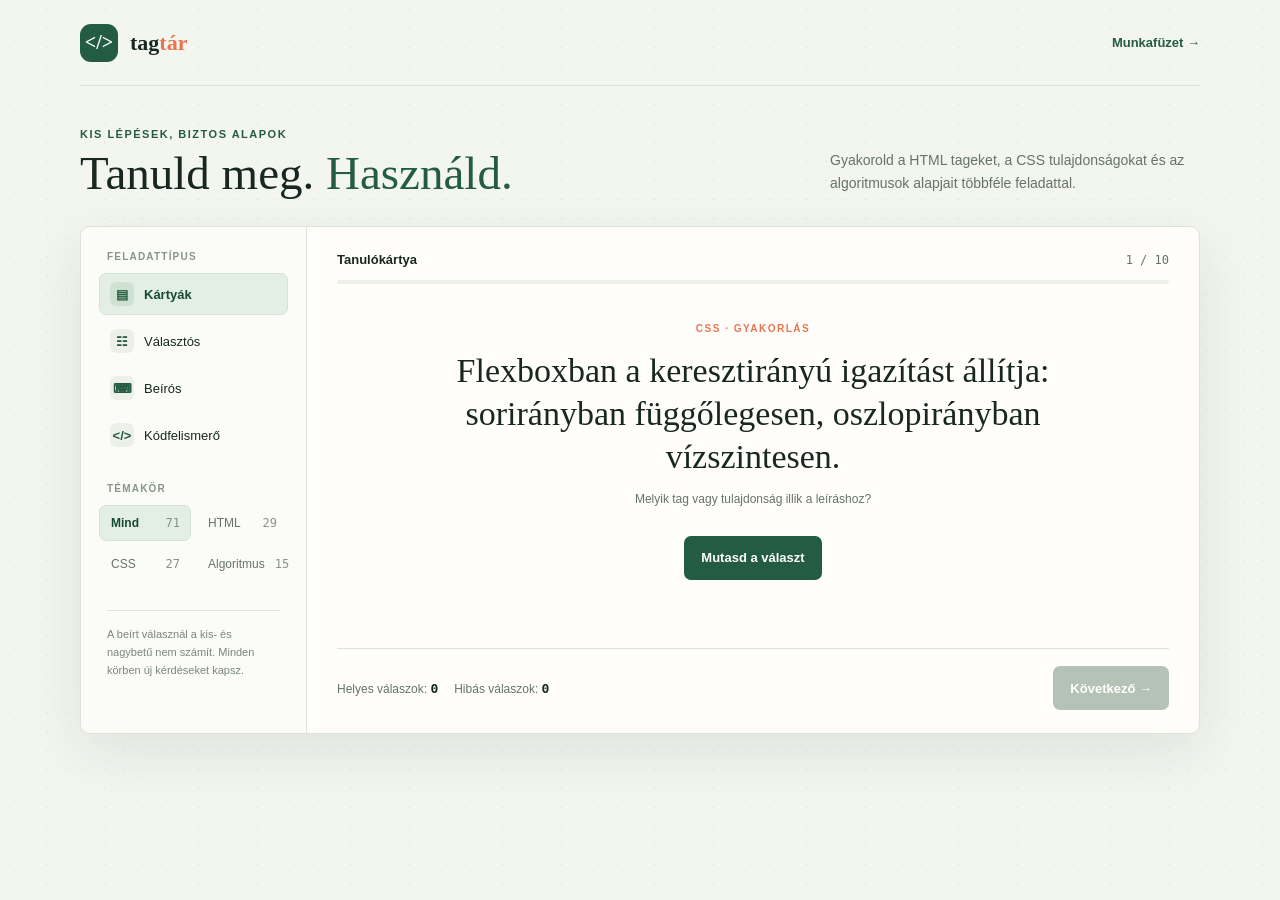
<file: index.html>
<!doctype html>
<html lang="hu">
<head>
  <meta charset="UTF-8">
  <meta name="viewport" content="width=device-width, initial-scale=1.0">
  <meta name="theme-color" content="#f3f5ef">
  <title>Tagtár — HTML, CSS és algoritmus gyakorló</title>
  <style>
    :root {
      color-scheme: light;
      --ink: #182821;
      --muted: #65736b;
      --paper: #f3f5ef;
      --white: #fffefa;
      --line: #dce3d9;
      --green: #245b43;
      --green-soft: #e3eee5;
      --orange: #e8754f;
      --orange-soft: #fae9e1;
      --shadow: 0 18px 55px rgba(33, 57, 43, .09);
      --radius: 10px;
      box-sizing: border-box;
    }

    *, *::before, *::after { box-sizing: inherit; }

    body {
      min-width: 320px;
      min-height: 100vh;
      margin: 0;
      color: var(--ink);
      background-color: var(--paper);
      background-image: radial-gradient(#d8e0d5 0.7px, transparent 0.7px);
      background-size: 19px 19px;
      font-family: "Trebuchet MS", "Segoe UI", sans-serif;
    }

    button, input { font: inherit; }
    button { color: inherit; }

    .shell { width: min(1120px, calc(100% - 48px)); margin: 0 auto; }
    .topbar { display: flex; align-items: center; justify-content: space-between; min-height: 86px; border-bottom: 1px solid var(--line); }
    .brand { display: flex; align-items: center; gap: 12px; color: var(--ink); text-decoration: none; }
    .brand-mark { display: grid; width: 38px; height: 38px; place-items: center; border-radius: 11px; background: var(--green); color: white; font: 700 20px Georgia, serif; }
    .brand-name { font: 700 22px Georgia, "Times New Roman", serif; letter-spacing: 0; }
    .brand-name span { color: var(--orange); }
    .top-note { color: var(--muted); font-size: 13px; }
    .workbook-link { margin-left: auto; color: var(--green); font-size: 13px; font-weight: 700; text-decoration: none; }
    .workbook-link:hover { text-decoration: underline; }

    main { padding: 42px 0 56px; }
    .intro { display: flex; align-items: end; justify-content: space-between; gap: 24px; margin-bottom: 28px; }
    .eyebrow { margin: 0 0 9px; color: var(--green); font-size: 11px; font-weight: 800; letter-spacing: 1.5px; text-transform: uppercase; }
    h1 { margin: 0; font: 500 clamp(32px, 5vw, 47px)/1.05 Georgia, "Times New Roman", serif; letter-spacing: 0; }
    .intro-copy { max-width: 370px; margin: 0 0 3px; color: var(--muted); font-size: 14px; line-height: 1.65; }

    .workspace { display: grid; grid-template-columns: 226px minmax(0, 1fr); min-height: 508px; overflow: hidden; border: 1px solid var(--line); border-radius: var(--radius); background: var(--white); box-shadow: var(--shadow); }
    .sidebar { padding: 24px 18px; border-right: 1px solid var(--line); background: #fbfcf8; }
    .side-label { margin: 0 0 11px 8px; color: #89948c; font-size: 10px; font-weight: 800; letter-spacing: 1.2px; text-transform: uppercase; }
    .mode-list { display: grid; gap: 5px; margin-bottom: 27px; }
    .mode-button, .filter-button { display: flex; align-items: center; width: 100%; min-height: 42px; padding: 0 10px; gap: 10px; border: 1px solid transparent; border-radius: 7px; background: transparent; cursor: pointer; text-align: left; font-size: 13px; transition: background .16s, border-color .16s, transform .16s; }
    .mode-button:hover, .filter-button:hover { background: #f0f4ed; }
    .mode-button:active, .filter-button:active { transform: translateY(1px); }
    .mode-button[aria-pressed="true"], .filter-button[aria-pressed="true"] { border-color: #d5e2d6; background: var(--green-soft); color: #184a32; font-weight: 700; }
    .mode-icon { display: grid; width: 24px; height: 24px; place-items: center; border-radius: 6px; background: #edf0e9; color: var(--green); font-size: 13px; font-weight: 700; }
    .mode-button[aria-pressed="true"] .mode-icon { background: #cfe1d1; }
    .filter-list { display: grid; grid-template-columns: repeat(2, minmax(0, 1fr)); gap: 5px; }
    .filter-button { min-height: 36px; padding-left: 11px; color: var(--muted); font-size: 12px; }
    .filter-count { margin-left: auto; color: #87938a; font: 12px ui-monospace, monospace; }
    .side-foot { margin: 28px 8px 0; padding-top: 15px; border-top: 1px solid var(--line); color: #7a867e; font-size: 11px; line-height: 1.6; }

    .practice { display: flex; min-width: 0; flex-direction: column; padding: 25px 30px 23px; }
    .practice-top { display: flex; align-items: center; justify-content: space-between; gap: 14px; }
    .mode-title { margin: 0; font-size: 13px; font-weight: 700; }
    .counter { color: var(--muted); font: 12px ui-monospace, monospace; white-space: nowrap; }
    .progress-track { height: 4px; margin-top: 13px; overflow: hidden; border-radius: 4px; background: #edf0e9; }
    .progress-fill { width: 0; height: 100%; border-radius: inherit; background: var(--orange); transition: width .3s ease; }
    .question-area { display: flex; flex: 1; flex-direction: column; align-items: center; justify-content: center; min-height: 350px; padding: 30px 10px 25px; text-align: center; animation: arrive .35s ease both; }
    @keyframes arrive { from { opacity: 0; transform: translateY(6px); } to { opacity: 1; transform: translateY(0); } }
    .question-tag { margin: 0 0 15px; color: var(--orange); font-size: 10px; font-weight: 800; letter-spacing: 1.5px; text-transform: uppercase; }
    .question { max-width: 610px; margin: 0; font: 500 clamp(23px, 3.4vw, 34px)/1.27 Georgia, "Times New Roman", serif; letter-spacing: 0; }
    .question.code { padding: 13px 18px; border: 1px solid var(--line); border-radius: 8px; background: #f4f6f1; color: var(--green); font: 600 18px/1.5 ui-monospace, Consolas, monospace; overflow-wrap: anywhere; }
    .hint { min-height: 21px; margin: 13px 0 0; color: var(--muted); font-size: 12px; }
    .answer-zone { width: min(100%, 580px); margin-top: 23px; }
    .choice-list { display: grid; grid-template-columns: 1fr 1fr; gap: 9px; }
    .choice-button { min-height: 49px; padding: 10px 13px; border: 1px solid var(--line); border-radius: 7px; background: white; cursor: pointer; text-align: left; font-size: 13px; line-height: 1.4; transition: border-color .15s, background .15s; }
    .choice-button:hover:not(:disabled) { border-color: #9bbba2; background: #f7faf5; }
    .choice-button:disabled { cursor: default; }
    .choice-button.correct { border-color: #80b38d; background: #e7f3e8; color: #225834; }
    .choice-button.wrong { border-color: #e5a08a; background: #fff0ea; color: #873b28; }
    .answer-form { display: flex; gap: 8px; }
    .answer-input { width: 100%; min-width: 0; min-height: 47px; padding: 0 13px; border: 1px solid #cfd9ce; border-radius: 7px; outline: none; background: white; font-size: 14px; }
    .answer-input:focus { border-color: var(--green); box-shadow: 0 0 0 3px rgba(36, 91, 67, .12); }
    .action-button { min-height: 44px; padding: 0 17px; border: 0; border-radius: 7px; background: var(--green); color: white; cursor: pointer; font-size: 13px; font-weight: 700; transition: background .15s, transform .15s; }
    .action-button:hover { background: #194831; }
    .action-button:active { transform: translateY(1px); }
    .action-button.secondary { border: 1px solid var(--line); background: white; color: var(--ink); }
    .action-button.secondary:hover { background: #f3f6f0; }
    .feedback { min-height: 23px; margin: 12px 0 0; font-size: 13px; font-weight: 700; }
    .feedback.good { color: #267044; }
    .feedback.bad { color: #ad5038; }
    .explanation { display: none; margin-top: 12px; padding: 13px 15px; border: 1px solid #dce3d9; border-radius: 8px; background: #f7f8f3; color: var(--ink); font-size: 13px; line-height: 1.6; text-align: left; }
    .explanation.visible { display: block; animation: arrive .2s ease both; }
    .explanation strong { color: var(--green); }
    .explanation p { margin: 4px 0 0; }
    .answer-reveal { display: none; margin: 20px 0 0; padding: 15px 18px; border: 1px solid #d8e5d7; border-radius: 8px; background: #f3f8f1; color: var(--green); font: 600 16px/1.45 ui-monospace, Consolas, monospace; overflow-wrap: anywhere; }
    .answer-reveal.visible { display: block; animation: arrive .2s ease both; }
    .self-check { display: none; justify-content: center; gap: 9px; margin-top: 13px; }
    .self-check.visible { display: flex; }
    .bottom-bar { display: flex; align-items: center; justify-content: space-between; gap: 12px; padding-top: 17px; border-top: 1px solid var(--line); }
    .score-line { color: var(--muted); font-size: 12px; }
    .score-line strong { color: var(--ink); font: 700 13px ui-monospace, monospace; }
    .score-summary { display: flex; flex-wrap: wrap; gap: 5px 16px; }
    .next-button { min-width: 110px; }
    .next-button:disabled { background: #b5c3b7; cursor: default; }
    .empty-state { color: var(--muted); font-size: 14px; }
    .sr-only { position: absolute; width: 1px; height: 1px; padding: 0; margin: -1px; overflow: hidden; clip: rect(0, 0, 0, 0); white-space: nowrap; border: 0; }

    @media (max-width: 720px) {
      .shell { width: min(100% - 28px, 560px); }
      .topbar { min-height: 69px; }
      .top-note { font-size: 11px; }
      .workbook-link { font-size: 12px; }
      main { padding-top: 29px; }
      .intro { display: block; margin-bottom: 20px; }
      .intro-copy { margin-top: 12px; }
      .workspace { grid-template-columns: 1fr; }
      .sidebar { padding: 14px 14px 12px; border-right: 0; border-bottom: 1px solid var(--line); }
      .side-label { margin: 0 0 8px 3px; }
      .mode-list { grid-template-columns: repeat(4, minmax(0, 1fr)); gap: 4px; margin-bottom: 13px; }
      .mode-button { min-height: 58px; flex-direction: column; justify-content: center; gap: 4px; padding: 4px 2px; text-align: center; font-size: 10px; }
      .mode-icon { width: 21px; height: 21px; }
      .filter-list { grid-template-columns: repeat(4, minmax(0, 1fr)); gap: 4px; }
      .filter-button { justify-content: center; min-height: 32px; padding: 0 4px; font-size: 11px; }
      .filter-count { margin-left: 4px; font-size: 10px; }
      .side-foot { display: none; }
      .practice { min-height: 440px; padding: 19px 16px 16px; }
      .question-area { min-height: 310px; padding: 27px 0 20px; }
      .choice-list { grid-template-columns: 1fr; gap: 7px; }
      .choice-button { min-height: 43px; }
      .answer-zone { margin-top: 18px; }
    }

    @media (max-width: 380px) {
      .shell { width: calc(100% - 20px); }
      .brand-name { font-size: 19px; }
      .top-note { max-width: 108px; text-align: right; }
      .workbook-link { max-width: 108px; text-align: right; }
      .filter-button { font-size: 10px; }
      .filter-count { display: none; }
      .answer-form { flex-direction: column; }
      .answer-form .action-button { min-height: 43px; }
    }

    @media (prefers-reduced-motion: reduce) {
      *, *::before, *::after { scroll-behavior: auto !important; animation-duration: .01ms !important; animation-iteration-count: 1 !important; transition-duration: .01ms !important; }
    }
  </style>
</head>
<body>
  <div class="shell">
    <header class="topbar">
      <a class="brand" href="#" aria-label="Tagtár kezdőlap">
        <span class="brand-mark" aria-hidden="true">&lt;/&gt;</span>
        <span class="brand-name">tag<span>tár</span></span>
      </a>
      <a class="workbook-link" href="munkafuzet.html">Munkafüzet <span aria-hidden="true">→</span></a>
    </header>

    <main>
      <section class="intro" aria-labelledby="page-title">
        <div>
          <p class="eyebrow">Kis lépések, biztos alapok</p>
          <h1 id="page-title">Tanuld meg. <span style="color: var(--green)">Használd.</span></h1>
        </div>
        <p class="intro-copy">Gyakorold a HTML tageket, a CSS tulajdonságokat és az algoritmusok alapjait többféle feladattal.</p>
      </section>

      <section class="workspace" aria-label="Gyakorlófelület">
        <aside class="sidebar" aria-label="Feladatbeállítások">
          <p class="side-label">Feladattípus</p>
          <nav class="mode-list" aria-label="Feladattípusok">
            <button class="mode-button" type="button" data-mode="flash" aria-pressed="true"><span class="mode-icon" aria-hidden="true">▤</span>Kártyák</button>
            <button class="mode-button" type="button" data-mode="choice" aria-pressed="false"><span class="mode-icon" aria-hidden="true">☷</span>Választós</button>
            <button class="mode-button" type="button" data-mode="type" aria-pressed="false"><span class="mode-icon" aria-hidden="true">⌨</span>Beírós</button>
            <button class="mode-button" type="button" data-mode="code" aria-pressed="false"><span class="mode-icon" aria-hidden="true">&lt;/&gt;</span>Kódfelismerő</button>
          </nav>
          <p class="side-label">Témakör</p>
          <div class="filter-list" aria-label="Témakör szűrése">
            <button class="filter-button" type="button" data-filter="all" aria-pressed="true">Mind<span class="filter-count" id="all-count"></span></button>
            <button class="filter-button" type="button" data-filter="html" aria-pressed="false">HTML<span class="filter-count" id="html-count"></span></button>
            <button class="filter-button" type="button" data-filter="css" aria-pressed="false">CSS<span class="filter-count" id="css-count"></span></button>
            <button class="filter-button" type="button" data-filter="algorithm" aria-pressed="false">Algoritmus<span class="filter-count" id="algorithm-count"></span></button>
          </div>
          <p class="side-foot">A beírt válasznál a kis- és nagybetű nem számít. Minden körben új kérdéseket kapsz.</p>
        </aside>

        <section class="practice" aria-label="Aktuális feladat">
          <div class="practice-top">
            <p class="mode-title" id="mode-title">Tanulókártya</p>
            <span class="counter" id="counter" aria-live="polite">1 / 0</span>
          </div>
          <div class="progress-track" role="progressbar" aria-label="Kör haladása" aria-valuemin="0" aria-valuemax="100" aria-valuenow="0"><div class="progress-fill" id="progress-fill"></div></div>
          <div class="question-area" id="question-area" aria-live="polite">
            <p class="question-tag" id="question-tag">HTML · TAG</p>
            <h2 class="question" id="question">Betöltés…</h2>
            <p class="hint" id="hint"></p>
            <div class="answer-zone" id="answer-zone"></div>
            <p class="feedback" id="feedback" aria-live="assertive"></p>
            <div class="explanation" id="explanation" aria-live="polite"><strong>Miért ez a helyes?</strong><p id="explanation-text"></p></div>
            <div class="answer-reveal" id="answer-reveal"></div>
            <div class="self-check" id="self-check">
              <button class="action-button secondary" type="button" data-result="wrong">Még gyakorlom</button>
              <button class="action-button" type="button" data-result="right">Tudtam</button>
            </div>
          </div>
          <div class="bottom-bar">
            <div class="score-summary" aria-live="polite">
              <span class="score-line">Helyes válaszok: <strong id="score">0</strong></span>
              <span class="score-line">Hibás válaszok: <strong id="wrong-score">0</strong></span>
            </div>
            <button class="action-button next-button" type="button" id="next-button" disabled>Következő <span aria-hidden="true">→</span></button>
          </div>
        </section>
      </section>
    </main>
  </div>

  <script>
    const items = [
      { category: "html", term: "<br>", meaning: "Sortörés. A szöveget a következő sorban folytatja.", aliases: ["br", "br tag", "sortörés"] },
      { category: "html", term: "<sup>", meaning: "Felső index. Például egy kitevő megjelenítésére használható.", aliases: ["sup", "sup tag", "felső index"] },
      { category: "html", term: "<sub>", meaning: "Alsó index. Például egy képlet alsó indexéhez használható.", aliases: ["sub", "sub tag", "alsó index"] },
      { category: "html", term: "<h1>–<h6>", meaning: "Címsorok hat szintje: a h1 a legfontosabb, a h6 a legkisebb rangú.", aliases: ["h1-h6", "h1", "címsor", "címsorok"] },
      { category: "html", term: "<i>", meaning: "A szöveget hagyományosan dőlt stílusban jeleníti meg.", aliases: ["i", "i tag", "dőlt", "időlt", "dőlt szöveg"] },
      { category: "html", term: "<img>", meaning: "Kép beillesztése a dokumentumba.", aliases: ["img", "img tag", "kép", "kép beillesztése"] },
      { category: "html", term: "<!-- megjegyzés -->", meaning: "HTML-megjegyzés. A böngésző nem jeleníti meg az oldal tartalmaként.", aliases: ["<!-- -->", "megjegyzés", "html megjegyzés"] },
      { category: "html", term: "<body>", meaning: "A weboldal látható tartalmát tartalmazó dokumentumrész.", aliases: ["body", "body tag", "weboldal teste"] },
      { category: "html", term: "<strong>", meaning: "Fontosságot jelez; a böngésző általában félkövérrel jeleníti meg.", aliases: ["strong", "strong tag", "hangsúlyosan félkövér"] },
      { category: "html", term: "<p>", meaning: "Bekezdést jelöl.", aliases: ["p", "p tag", "bekezdés"] },
      { category: "html", term: "<title>", meaning: "A böngészőfülön és az ablak címében megjelenő oldal címe.", aliases: ["title", "title tag", "weboldal címe"] },
      { category: "html", term: "<div>", meaning: "Általános, blokkszintű csoportosító elem.", aliases: ["div", "div tag", "csoportosító", "blokkszintű"] },
      { category: "html", term: "<head>", meaning: "A dokumentum fejlécadatait, például a címet és hivatkozásokat tartalmazza.", aliases: ["head", "head tag", "fejrész", "weboldal fejrésze"] },
      { category: "html", term: "<table>", meaning: "Táblázatot hoz létre.", aliases: ["table", "table tag", "táblázat"] },
      { category: "html", term: "<b>", meaning: "A szöveget félkövér stílusban jeleníti meg, külön fontosság jelzése nélkül.", aliases: ["b", "b tag", "félkövér"] },
      { category: "html", term: "<!DOCTYPE html>", meaning: "A böngészőnek jelzi, hogy HTML5 dokumentumot kell feldolgoznia.", aliases: ["doctype", "doctype html", "dokumentum típusa"] },
      { category: "html", term: "<link>", meaning: "A dokumentumot külső fájllal, például egy CSS-stíluslappal kapcsolja össze.", aliases: ["link", "link tag", "külső fájl"] },
      { category: "html", term: "<ol>", meaning: "Számozott listát hoz létre.", aliases: ["ol", "ol tag", "számozott lista"] },
      { category: "html", term: "<li>", meaning: "Egy listaelem tartalmát jelöli.", aliases: ["li", "li tag", "listaelem", "lista elem"] },
      { category: "html", term: "<ul>", meaning: "Számozatlan listát hoz létre.", aliases: ["ul", "ul tag", "számozatlan lista"] },
      { category: "html", term: "<a>", meaning: "Hivatkozást, vagyis linket helyez el az oldalra.", aliases: ["a", "a tag", "link", "hivatkozás"] },
      { category: "html", term: "<tr>", meaning: "Táblázatsort jelöl.", aliases: ["tr", "tr tag", "táblázatsor"] },
      { category: "html", term: "<td>", meaning: "Táblázat egy adatcelláját jelöli.", aliases: ["td", "td tag", "táblázat adata", "adatcella"] },
      { category: "html", term: "<thead>", meaning: "A táblázat fejlécsorainak csoportját jelöli.", aliases: ["thead", "thead tag", "táblázat fejrésze"] },
      { category: "html", term: "<tbody>", meaning: "A táblázat törzsét, vagyis az adatsorok csoportját jelöli.", aliases: ["tbody", "tbody tag", "táblázat teste", "táblázat törzse"] },
      { category: "html", term: "<th>", meaning: "Táblázat fejléccelláját jelöli.", aliases: ["th", "th tag", "táblázat headingje", "fejléccella"] },
      { category: "html", term: "<tfoot>", meaning: "A táblázat lábrészét, például az összesítő sort jelöli.", aliases: ["tfoot", "tfoot tag", "táblázat lábrésze"] },
      { category: "html", term: "<html>", meaning: "A teljes HTML-dokumentum gyökéreleme.", aliases: ["html", "html tag", "weboldal leíró tagje"] },
      { category: "html", term: "<meta charset=\"UTF-8\">", meaning: "UTF-8 karakterkódolást állít be a dokumentumnak.", aliases: ["meta charset=utf-8", "utf-8", "karakterkódolás", "karakter kódolása"] },
      { category: "css", term: "border-radius", meaning: "Az elem sarkainak lekerekítését állítja be.", aliases: ["sarkak lekerekítése", "lekerekítés"] },
      { category: "css", term: "margin", meaning: "Az elem körüli külső térközt állítja be.", aliases: ["külső térköz"] },
      { category: "css", term: "background-color", meaning: "Az elem hátterének színét állítja be.", aliases: ["háttérszín", "háttér szín"] },
      { category: "css", term: "background-size", meaning: "A háttérkép méretét állítja be.", aliases: ["háttér mérete", "háttérkép mérete"] },
      { category: "css", term: "align-items", meaning: "Flexboxban a keresztirányú igazítást állítja: sorirányban függőlegesen, oszlopirányban vízszintesen.", aliases: ["flexbox igazítás", "elemek igazítása"] },
      { category: "css", term: "text-align", meaning: "A szöveg vízszintes igazítását állítja be.", aliases: ["szöveg rendezés", "szöveg igazítása"] },
      { category: "css", term: "padding", meaning: "Az elem tartalma és a kerete közötti belső térközt állítja be.", aliases: ["belső térköz"] },
      { category: "css", term: "font-size", meaning: "A szöveg betűméretét állítja be.", aliases: ["betűméret", "betű méret"] },
      { category: "css", term: "vertical-align", meaning: "Inline elemek, inline-block elemek vagy táblázatcellák függőleges igazítását állítja be.", aliases: ["függőleges igazítás", "vertikális igazítás"] },
      { category: "css", term: "gap", meaning: "Flexbox- vagy grid-elrendezésben az elemek közötti rést állítja be.", aliases: ["elemek közötti rés", "elemek közti rés"] },
      { category: "css", term: "font-family", meaning: "A használandó betűcsaládot adja meg.", aliases: ["betűcsalád", "betű család"] },
      { category: "css", term: "width", meaning: "Az elem szélességét állítja be.", aliases: ["szélesség"] },
      { category: "css", term: "color", meaning: "A szöveg színét állítja be.", aliases: ["betűszín", "betű szín", "szöveg színe"] },
      { category: "css", term: ".név", meaning: "Osztály szerinti CSS-szelektor. HTML-ben a class attribútummal jelöljük az elemet.", aliases: [".class", "class", "osztály", "class jelölése"] },
      { category: "css", term: "font-style", meaning: "A betű stílusát, például a normál vagy dőlt megjelenést állítja be.", aliases: ["betű stílus", "betűstílus"] },
      { category: "css", term: "border", meaning: "Az elem körüli keret vastagságát, stílusát és színét állítja be.", aliases: ["keret", "elem körüli keret"] },
      { category: "css", term: "#név", meaning: "Azonosító szerinti CSS-szelektor. HTML-ben az id attribútum értékével céloz.", aliases: ["#id", "id", "azonosító", "id jelölése"] },
      { category: "css", term: "height", meaning: "Az elem magasságát állítja be.", aliases: ["magasság"] },
      { category: "css", term: "font-weight", meaning: "A betű vastagságát, például a félkövérséget állítja be.", aliases: ["betű vonalvastagsága", "betűvastagság", "vonalvastagság"] },
      { category: "css", term: "box-shadow", meaning: "Árnyékot ad az elem dobozához.", aliases: ["elem árnyéka", "árnyék"] },
      { category: "css", term: "z-index", meaning: "Az egymást átfedő elemek rétegsorrendjét állítja be.", aliases: ["z index", "rétegsorrend"] },
      { category: "css", term: "border-collapse", meaning: "Meghatározza, hogy a táblázat szomszédos cellakeretei összeolvadjanak-e.", aliases: ["border összevonás", "táblázat kereteinek összevonása"] },
      { category: "css", term: ":root", meaning: "A dokumentum gyökérelemét kiválasztó pszeudoosztály; gyakran itt deklarálunk CSS-változókat.", aliases: ["root", "pszeudoosztály", "változók"] },
      { category: "css", term: "border-color", meaning: "Az elem keretének színét állítja be.", aliases: ["border színe", "keret színe"] },
      { category: "css", term: "box-sizing", meaning: "Meghatározza, hogy a szélesség és magasság számításába beleszámítson-e a padding és a border.", aliases: ["doboz megjelenési formája", "doboz méretezése"] },
      { category: "css", term: "border-top-color", meaning: "A felső keret színét állítja be.", aliases: ["felső border színe", "felső keret színe"] },
      { category: "css", term: "font", meaning: "Több betűbeállítást rövidíthet le, például a stílust, vastagságot, méretet és betűcsaládot.", aliases: ["betű", "betű beállítás"] },
      { category: "algorithm", term: "Algoritmus", meaning: "Egy probléma megoldásához szükséges, véges és egyértelmű lépések sorozata.", aliases: ["algoritmus"] },
      { category: "algorithm", term: "Pszeudokód", meaning: "Egy algoritmus programozási nyelvtől független, egyszerű leírása.", aliases: ["pszeudokód", "pseudo code", "pseudokód"] },
      { category: "algorithm", term: "Folyamatábra", meaning: "Az algoritmus lépéseit, döntéseit és azok sorrendjét alakzatokkal és nyilakkal mutatja be.", aliases: ["folyamatábra", "folyamat abra"] },
      { category: "algorithm", term: "Ovális (Start / End)", meaning: "A folyamatábrában az algoritmus kezdetét vagy végét jelöli.", aliases: ["ovális", "start/end", "start end", "kezdés és vég"] },
      { category: "algorithm", term: "Téglalap", meaning: "A folyamatábrában egy végrehajtandó műveletet vagy utasítást jelöl.", aliases: ["téglalap", "muvelet", "művelet"] },
      { category: "algorithm", term: "Rombusz", meaning: "A folyamatábrában egy feltételt vagy döntést jelöl; innen például igen és nem ág indulhat.", aliases: ["rombusz", "döntés", "feltétel"] },
      { category: "algorithm", term: "Paralelogramma", meaning: "A folyamatábrában adat bevitelét vagy eredmény kiírását jelöli.", aliases: ["paralelogramma", "bemenet", "kimenet", "bemenet/kimenet"] },
      { category: "algorithm", term: "for ciklus", meaning: "Számlálós ciklus, amelyet általában előre ismert számú ismétlésre használunk.", aliases: ["for", "for ciklus", "számlálós ciklus", "szamlalos ciklus"] },
      { category: "algorithm", term: "while ciklus", meaning: "Elöltesztelős ciklus: a feltételt minden ismétlés előtt ellenőrzi, ezért akár egyszer sem futhat le.", aliases: ["while", "while ciklus", "elöltesztelős ciklus", "eloltesztelos ciklus"] },
      { category: "algorithm", term: "do-while ciklus", meaning: "Hátultesztelős ciklus: a feltételt a ciklusmag után ellenőrzi, ezért legalább egyszer lefut.", aliases: ["do while", "do-while", "hátultesztelős ciklus", "hatultesztelos ciklus"] },
      { category: "algorithm", term: "Ciklus", meaning: "Utasítások ismételt végrehajtása; a ciklus leáll, ha elfogy az ismétlésszám vagy hamissá válik a feltétel.", aliases: ["ciklus", "ismétlés", "ismetles"] },
      { category: "algorithm", term: "Ciklusfeltétel", meaning: "Az a logikai vizsgálat, amely meghatározza, hogy a ciklus folytatódjon vagy befejeződjön.", aliases: ["ciklusfeltétel", "ciklus feltétel", "feltétel"] },
      { category: "algorithm", term: "Buborékrendezés", meaning: "A szomszédos elemeket hasonlítja össze, és ha rossz sorrendben vannak, felcseréli őket. A menet ismétlődik, amíg sorba nem rendeződnek.", aliases: ["buborékrendezés", "buborekrendezes", "bubble sort"] },
      { category: "algorithm", term: "Összehasonlítás", meaning: "A buborékrendezésben két szomszédos érték sorrendjének ellenőrzése.", aliases: ["összehasonlítás", "osszehasonlitas"] },
      { category: "algorithm", term: "Csere", meaning: "A buborékrendezésben két rossz sorrendben álló szomszédos elem helyének felcserélése.", aliases: ["csere", "elemek cseréje", "felcserélés"] }
    ];

    const explanations = {
      "<br>": "A br sortörést szúr be anélkül, hogy új bekezdést kezdene. Olyan tartalomnál hasznos, ahol a sorváltás a szöveg része, például egy cím vagy verssor tördelésénél.",
      "<sup>": "A sup a környező szöveg alapvonalához képest feljebb helyezi a tartalmát. Ezért használható például matematikai kitevő vagy lábjegyzetjel megjelenítésére.",
      "<sub>": "A sub tartalmát az alapvonal alá helyezi, így képletekben és jelölésekben alsó indexet lehet vele készíteni. A szám vagy betű továbbra is a szöveg része marad.",
      "<h1>–<h6>": "Ezek a címsorok hierarchiát adnak a dokumentumnak: a h1 a főcím, a h2 az alfejezet címe, a további szintek pedig egyre mélyebb részeket jelölnek. A szintet a tartalom szerkezete alapján érdemes kiválasztani.",
      "<i>": "Az i a szöveget tipográfiailag elkülöníti, rendszerint dőlt megjelenítéssel. Önmagában nem jelenti azt, hogy a szöveg fontosabb a környezeténél.",
      "<img>": "A kép fájljának helyét az src attribútum adja meg, az alt attribútum pedig szöveges leírást biztosít, ha a kép nem tölthető be vagy a látogató képernyőolvasót használ.",
      "<!-- megjegyzés -->": "A kommentet a HTML-forrásban lehet elolvasni, de az oldal normál megjelenítésében nem látszik. Fejlesztés közbeni jegyzetelésre használható; a látogatónak szánt szöveghez nem megfelelő.",
      "<body>": "A dokumentumnak egy body része van, ebbe kerül az oldal megjelenítendő tartalma. A böngésző a head beállításaival együtt ebből építi fel a weboldalt.",
      "<strong>": "A strong szemantikailag fontosnak jelöli a szöveget, ezért a képernyőolvasók is hangsúlyosként kezelhetik. A félkövér megjelenés ennek gyakori alapértelmezett formája.",
      "<p>": "A p összetartozó mondatokat foglal bekezdésbe, és a böngésző általában térközt hagy a bekezdések között. Hosszabb prózaszöveget érdemes ilyen részekre tagolni.",
      "<title>": "A title a dokumentum metaadatai közé tartozik, nem az oldal törzsében megjelenő főcím. A böngészőfülön és a könyvjelzőkben segít felismerni az oldalt.",
      "<div>": "A div általános tárolóelem: több elemet foghat össze, hogy közösen lehessen őket elrendezni vagy formázni. Nincs saját jelentése, ezért csak akkor célszerű használni, ha nincs megfelelőbb tartalmi tag.",
      "<head>": "A head olyan beállításokat és hivatkozásokat tartalmaz, amelyek leírják a dokumentumot vagy további fájlokat kapcsolnak hozzá. Az ide írt tartalom többnyire nem jelenik meg az oldal törzsében.",
      "<table>": "A table sorokba és oszlopokba rendezett, összetartozó adatokat jelenít meg. Összehasonlítható értékekhez vagy táblázatos adatokhoz való, nem az oldal teljes elrendezésének kialakítására.",
      "<b>": "A b vizuálisan félkövérre formázza a szöveget, de nem ad neki külön szemantikai fontosságot. Ha a szöveg valóban hangsúlyos, azt a strong jelentése fejezi ki.",
      "<!DOCTYPE html>": "Ezt a dokumentum elején kell megadni, hogy a böngésző szabványos HTML-megjelenítési módot válasszon. Nem HTML-tartalmi elem, hanem a dokumentum típusát jelző deklaráció.",
      "<link>": "A link a head részben külső erőforrást kapcsolhat a dokumentumhoz. Stíluslapnál a rel attribútum jelzi a kapcsolat típusát, a href pedig a fájl helyét.",
      "<ol>": "Az ol olyan lista, ahol az elemek sorrendje számít, ezért a böngésző sorszámokat jelenít meg. Például lépések vagy rangsorolt eredmények felsorolására alkalmas.",
      "<li>": "A li egyetlen elemet jelent egy felsorolásban, és rendszerint ol vagy ul szülőelembe kerül. A sorszámot vagy felsorolásjelet a lista típusa határozza meg.",
      "<ul>": "Az ul olyan felsorolást készít, ahol az elemek sorrendje nem lényeges. A benne lévő li elemeket a böngésző általában jelölőponttal mutatja.",
      "<a>": "A hivatkozás célját a href attribútum adja meg, a tag belsejében lévő szövegre vagy tartalomra pedig rá lehet kattintani. Így lehet másik oldalra, fájlra vagy oldalon belüli pontra navigálni.",
      "<tr>": "A tr egy teljes sort fog össze a táblázatban. A soron belüli th és td elemek határozzák meg, hogy fejléc- vagy adatcellák jelenjenek meg.",
      "<td>": "A td egy táblázat adatcellája, amely egy sor és egy oszlop metszetében jelenik meg. A jelentés nélküli adatcellát a fejléccellát jelölő th-tól különbözteti meg.",
      "<thead>": "A thead a táblázat oszlopait leíró fejlécsorokat csoportosítja. Ezzel a táblázat szerkezete világosabbá válik a böngészőnek és a kisegítő technológiáknak.",
      "<tbody>": "A tbody a táblázat fő adatsorait fogja össze, elkülönítve azokat a fejléctől és az esetleges összesítő lábrésztől. Hosszú táblázatoknál a böngésző ezt a részt külön is tudja kezelni.",
      "<th>": "A th olyan cella, amely megnevezi az adott sort vagy oszlopot. A böngésző megjelenés mellett a cellát fejlécnek ismeri fel, így az adatok kapcsolata érthetőbbé válik.",
      "<tfoot>": "A tfoot a táblázat összegző vagy záró sorait tartalmazza, például egy oszlop végösszegét. Szerkezetileg elkülöníti ezeket a táblázat fő adataitól.",
      "<html>": "Az html a teljes dokumentum legkülső eleme; benne található a head és a body. A lang attribútumon keresztül a dokumentum nyelvét is meg lehet adni rajta.",
      "<meta charset=\"UTF-8\">": "A karakterkódolás megmondja a böngészőnek, hogyan olvassa a fájl bájtjait szövegként. Az UTF-8 beállítás segít, hogy az ékezetes betűk is helyesen jelenjenek meg.",
      "border-radius": "A megadott érték a keret sarkainak ívét szabályozza; nagyobb értékkel kerekebb sarkot kapsz. A tulajdonság a tartalom jelentését nem módosítja, csak a megjelenést.",
      "margin": "A margin az elem külső oldalán hagy helyet, ezért a szomszédos elemek távolságának beállítására való. A paddingtől eltérően nem az elem tartalma és a kerete közötti területet növeli.",
      "background-color": "Ez a szín az elem hátterére kerül a tartalom mögé. Ha háttérképet is használsz, a szín annak betöltése előtt vagy a kép átlátszó részein is látszódhat.",
      "background-size": "Ezzel szabályozható, mekkora területet foglaljon el a háttérkép. A cover kitölti a hátteret, a contain pedig úgy méretez, hogy a teljes kép látható maradjon.",
      "align-items": "A flex- vagy grid-konténer elemeit igazítja a keresztirányú tengely mentén. Flex iránya row esetén ez többnyire függőleges igazítás, column esetén pedig vízszintes.",
      "text-align": "A szöveget és más soron belüli tartalmat igazítja az elem rendelkezésre álló szélességén belül. Nem a különálló flex- vagy grid-gyermekek elrendezését vezérli.",
      "padding": "A padding a tartalom körüli belső helyet növeli, így a szöveg nem tapad közvetlenül a kerethez. A háttérszín ezt a területet is kitölti.",
      "font-size": "A betűméret azt szabályozza, mekkora helyet foglaljon el a szöveg karaktereinek magassága. Relatív egységgel a méret a környező tipográfiához is igazítható.",
      "vertical-align": "Sorban futó szövegrészek vagy táblázatcellák függőleges viszonyát igazítja, például az alapvonalhoz képest. Nem általános függőleges középre igazító eszköz minden elrendezéshez.",
      "gap": "A gap a flex- vagy grid-konténer közvetlen gyermekei közötti következetes rést állítja be. Nem kell minden gyermekre külön margót tenni, és a konténer szélén nem hoz létre külső térközt.",
      "font-family": "Betűcsaládokat sorban is megadhatsz: ha az első nem érhető el, a böngésző a következővel próbálkozik. Az utolsó általános családnév tartalékot ad eltérő eszközökön.",
      "width": "A width a doboz vízszintes méretét állítja, de a tényleges teljes szélesség a box-sizing beállításától is függ. Rugalmas értékekkel a méret a rendelkezésre álló helyhez igazítható.",
      "color": "A color az elem előtérszínét, leggyakrabban a benne lévő szöveg színét adja meg. Sok gyermekelem örökli ezt az értéket, amíg saját színt nem kap.",
      ".név": "A ponttal kezdődő szelektor az adott class értékkel megjelölt elemeket választja ki. Ugyanazt az osztályt több elem is használhatja, ezért közös megjelenéshez praktikus.",
      "font-style": "A font-style a betű alakját változtatja, például normál vagy dőlt változatra. Nem a betű vastagságát állítja, arra külön tulajdonság való.",
      "border": "A border rövidített beállításként a keret vastagságát, vonalstílusát és színét foglalhatja össze. Látható kerethez vonalstílust is kell megadni, mert annak alapértéke nincs.",
      "#név": "A kettőskereszt utáni szelektor egy id érték alapján céloz elemet. Az id-t egyedi azonosítónak szánjuk, míg egy class több elemen is ismétlődhet.",
      "height": "A height a doboz függőleges méretét szabályozza. Rögzített magasság helyett néha érdemes a tartalomhoz igazodó méretet hagyni, hogy a szöveg ne lógjon ki.",
      "font-weight": "A font-weight a betű vastagságát állítja, például normál vagy félkövér fokozatra. A pontos eredmény attól is függ, milyen vastagságú változatok érhetők el a betűcsaládban.",
      "box-shadow": "Az árnyék a doboz mögötti rétegként jelenik meg, és mélységérzetet adhat az elemnek. Önmagában nem foglal több helyet az elrendezésben.",
      "z-index": "Az egymást fedő elemek festési sorrendjét befolyásolja: a nagyobb érték jellemzően előrébb kerül ugyanabban a rétegkörnyezetben. Külön stacking context esetén az értékeket nem lehet egyszerűen összehasonlítani.",
      "border-collapse": "A táblázat celláinak érintkező kereteit egyetlen keretté vonhatja össze. Ezért gyakran használják, ha a cellák között nem szeretnénk dupla vonalakat.",
      ":root": "A :root az oldal legfelső HTML-elemét választja ki, így az itt megadott CSS-változók az egész dokumentumból elérhetők. A változók nevét két kötőjel vezeti be.",
      "border-color": "A keret oldalainak színét állítja be; egy, két, három vagy négy értékkel különböző oldalak színei is megadhatók. A szín csak akkor látszik, ha a keretnek van látható stílusa és vastagsága.",
      "box-sizing": "A content-box a megadott szélességhez hozzáadja a belső térközt és a keretet, a border-box pedig ezeket is beleszámítja a méretbe. Utóbbi kiszámíthatóbbá teszi a dobozok méretezését.",
      "border-top-color": "Csak a keret felső oldalának színét módosítja, a többi oldalt érintetlenül hagyja. A felső keretnek ettől függetlenül látható vonalstílusra és vastagságra is szüksége van.",
      "font": "A font rövidített tulajdonság több betűbeállítást fog össze egy deklarációban, ezért tömör, de a részek sorrendje számít. Egy új font érték a korábbi, ugyanebbe a rövidítésbe tartozó beállításokat is felülírhatja.",
      "Algoritmus": "Egy jól meghatározott algoritmusnak van kezdete, véges számú lépése és egyértelmű szabályai. Ugyanazokra a bemeneti adatokra a lépések követése kiszámítható megoldást ad.",
      "Pszeudokód": "A pszeudokód a megoldás logikáját írja le anélkül, hogy egy konkrét programnyelv pontos szintaxisát kellene követni. Emiatt tervezéskor könnyű áttekinteni és később kódra fordítani.",
      "Folyamatábra": "A nyilak mutatják a végrehajtás útját, az eltérő alakzatok pedig a lépés típusát. Így egy összetettebb algoritmus elágazásai és ismétlései is áttekinthetők.",
      "Ovális (Start / End)": "Az ovális alakzatból indul a folyamat, és ezzel jelöljük a befejezését is. Segít felismerni, hol kezdődik a végrehajtás, és melyik ponton ér véget.",
      "Téglalap": "A téglalap belsejébe kerül az elvégzendő művelet, például egy számítás vagy egy változó értékének módosítása. A nyilak határozzák meg, melyik lépés után következik.",
      "Rombusz": "A rombusz egy eldöntendő kérdést tartalmaz, amelynek eredményétől függ a további út. A kimenő ágakat általában igen/nem vagy igaz/hamis jelöléssel különítjük el.",
      "Paralelogramma": "A paralelogramma adatmozgást jelöl: érték érkezik a programba, vagy eredmény távozik belőle. Például a felhasználó megad egy számot, a program pedig kiírja a választ.",
      "for ciklus": "A for ciklusban általában egy számláló induló értéke, folytatási feltétele és léptetése is megadható. Minden ismétlés után változik a számláló, így jól használható ismert számú lépéshez.",
      "while ciklus": "A while először megvizsgálja a feltételt, és csak akkor hajtja végre a ciklusmagot, ha az igaz. A cikluson belüli változásnak végül hamissá kell tennie a feltételt, különben végtelen ismétlés alakulhat ki.",
      "do-while ciklus": "A do-while előbb végrehajtja a ciklusmagot, majd ellenőrzi a feltételt. Ez akkor hasznos, ha a műveletnek legalább egyszer mindenképpen meg kell történnie, például egy adatbekérésnél.",
      "Ciklus": "Egy ciklus ugyanazt a lépéscsoportot hajtja végre több alkalommal. Minden ismétlésnél fontos, hogy a számláló vagy a vizsgált adatok változzanak, különben a leállási feltétel nem biztos, hogy bekövetkezik.",
      "Ciklusfeltétel": "A feltétel logikai értéke dönti el, hogy az ismétlés folytatódjon-e. Elöltesztelős ciklusnál a törzs előtt, hátultesztelős ciklusnál pedig a törzs után vizsgáljuk meg.",
      "Buborékrendezés": "Egy menet során a nagyobb értékek a sorozat vége felé haladnak, ahogy a szomszédos párokat újra és újra ellenőrizzük. A rendezett állapotot az jelzi, hogy egy teljes menetben már nincs szükség cserére.",
      "Összehasonlítás": "A rendezés az összehasonlítás eredményéből tudja, hogy a pár megfelelő sorrendben van-e. Csak a sorozat szabályával ellentétes sorrend esetén szükséges beavatkozni.",
      "Csere": "A csere megőrzi a két értéket, miközben felcseréli a helyüket a sorozatban. Buborékrendezésnél csak szomszédos elemeket cserélünk, ezért a módosítás lépésről lépésre halad."
    };

    const modeNames = { flash: "Tanulókártya", choice: "Feleletválasztós", type: "Írd be a választ", code: "Kódfelismerő" };
    const categoryNames = { html: "HTML", css: "CSS", algorithm: "ALGORITMUS" };
    const state = { mode: "flash", filter: "all", deck: [], position: 0, score: 0, wrongScore: 0, answered: false, flipped: false, sessionSize: 10 };
    const questionEl = document.getElementById("question");
    const questionTag = document.getElementById("question-tag");
    const hintEl = document.getElementById("hint");
    const answerZone = document.getElementById("answer-zone");
    const feedback = document.getElementById("feedback");
    const explanation = document.getElementById("explanation");
    const explanationText = document.getElementById("explanation-text");
    const reveal = document.getElementById("answer-reveal");
    const selfCheck = document.getElementById("self-check");
    const nextButton = document.getElementById("next-button");
    const counter = document.getElementById("counter");
    const scoreEl = document.getElementById("score");
    const wrongScoreEl = document.getElementById("wrong-score");
    const progressFill = document.getElementById("progress-fill");
    const progressTrack = document.querySelector(".progress-track");
    let selectedAnswer = null;

    document.getElementById("all-count").textContent = items.length;
    document.getElementById("html-count").textContent = items.filter(item => item.category === "html").length;
    document.getElementById("css-count").textContent = items.filter(item => item.category === "css").length;
    document.getElementById("algorithm-count").textContent = items.filter(item => item.category === "algorithm").length;

    function shuffle(list) {
      const result = [...list];
      for (let index = result.length - 1; index > 0; index--) {
        const randomIndex = Math.floor(Math.random() * (index + 1));
        [result[index], result[randomIndex]] = [result[randomIndex], result[index]];
      }
      return result;
    }

    function normalize(value) {
      return value.toLocaleLowerCase("hu-HU").normalize("NFD").replace(/[\u0300-\u036f]/g, "").replace(/\s+/g, " ").trim();
    }

    function startRound() {
      const available = items.filter(item => state.filter === "all" || item.category === state.filter);
      const shuffled = shuffle(available);
      state.deck = shuffled.slice(0, Math.min(state.sessionSize, shuffled.length));
      state.position = 0;
      state.score = 0;
      state.wrongScore = 0;
      state.answered = false;
      state.flipped = false;
      scoreEl.textContent = "0";
      wrongScoreEl.textContent = "0";
      renderQuestion();
    }

    function currentItem() {
      return state.deck[state.position];
    }

    function setFeedback(message, result) {
      feedback.textContent = message;
      feedback.className = `feedback${result ? ` ${result}` : ""}`;
    }

    function updateProgress() {
      const total = state.deck.length;
      const current = Math.min(state.position + (state.answered ? 1 : 0), total);
      counter.textContent = total ? `${Math.min(state.position + 1, total)} / ${total}` : "0 / 0";
      const percentage = total ? Math.round(current / total * 100) : 0;
      progressFill.style.width = `${percentage}%`;
      progressTrack.setAttribute("aria-valuenow", String(percentage));
      nextButton.disabled = !state.answered;
      nextButton.textContent = state.position >= total - 1 && state.answered ? "Kör vége ✓" : "Következő →";
    }

    function renderQuestion() {
      const item = currentItem();
      state.answered = false;
      state.flipped = false;
      selectedAnswer = null;
      answerZone.replaceChildren();
      reveal.classList.remove("visible");
      explanation.classList.remove("visible");
      explanationText.textContent = "";
      selfCheck.classList.remove("visible");
      setFeedback("");
      document.getElementById("mode-title").textContent = modeNames[state.mode];
      document.getElementById("question-area").style.animation = "none";
      void document.getElementById("question-area").offsetWidth;
      document.getElementById("question-area").style.animation = "";

      if (!item) {
        questionTag.textContent = "KÉSZ";
        questionEl.textContent = "Nincs kérdés ebben a témakörben.";
        questionEl.classList.remove("code");
        hintEl.textContent = "Válassz másik szűrőt a folytatáshoz.";
        nextButton.disabled = true;
        return;
      }

      questionTag.textContent = `${categoryNames[item.category]} · ${state.mode === "code" ? "KÓDFELISMERÉS" : "GYAKORLÁS"}`;
      questionEl.classList.toggle("code", state.mode === "code");
      hintEl.textContent = "";

      if (state.mode === "flash") {
        questionEl.textContent = item.meaning;
        hintEl.textContent = "Melyik tag vagy tulajdonság illik a leíráshoz?";
        answerZone.innerHTML = '<button class="action-button" type="button" id="show-answer">Mutasd a választ</button>';
        answerZone.querySelector("button").addEventListener("click", flipCard);
      } else if (state.mode === "type") {
        questionEl.textContent = item.meaning;
        hintEl.textContent = "Írd be a hozzá tartozó taget vagy tulajdonságot.";
        answerZone.innerHTML = '<form class="answer-form" id="answer-form"><label class="sr-only" for="answer-input">A válaszod</label><input class="answer-input" id="answer-input" autocomplete="off" placeholder="Írd ide a választ…"><button class="action-button" type="submit">Ellenőrzés</button></form>';
        answerZone.querySelector("form").addEventListener("submit", checkTypedAnswer);
        answerZone.querySelector("input").focus({ preventScroll: true });
      } else {
        questionEl.textContent = state.mode === "code" ? item.term : item.meaning;
        hintEl.textContent = state.mode === "code" ? "Mit jelent ez a tag vagy tulajdonság?" : "Válaszd ki a helyes taget vagy tulajdonságot.";
        renderChoices(item);
      }
      updateProgress();
    }

    function flipCard() {
      if (state.answered) return;
      state.flipped = true;
      reveal.textContent = currentItem().term;
      reveal.classList.add("visible");
      selfCheck.classList.add("visible");
      answerZone.replaceChildren();
      updateProgress();
    }

    function markAnswer(correct, message) {
      if (state.answered) return;
      state.answered = true;
      if (correct) {
        state.score += 1;
        scoreEl.textContent = String(state.score);
      } else {
        state.wrongScore += 1;
        wrongScoreEl.textContent = String(state.wrongScore);
      }
      setFeedback(message, correct ? "good" : "bad");
      explanationText.textContent = explanations[currentItem().term];
      explanation.classList.add("visible");
      updateProgress();
    }

    function renderChoices(item) {
      const options = shuffle([item, ...shuffle(items.filter(other => other.category === item.category && other !== item)).slice(0, 3)]);
      answerZone.innerHTML = '<div class="choice-list"></div>';
      const list = answerZone.querySelector(".choice-list");
      options.forEach(option => {
        const button = document.createElement("button");
        button.type = "button";
        button.className = "choice-button";
        button.textContent = state.mode === "code" ? option.meaning : option.term;
        button.addEventListener("click", () => {
          if (state.answered) return;
          const correct = option === item;
          button.classList.add(correct ? "correct" : "wrong");
          list.querySelectorAll("button").forEach(choice => {
            choice.disabled = true;
            if (choice !== button && choice.textContent === (state.mode === "code" ? item.meaning : item.term)) choice.classList.add("correct");
          });
          markAnswer(correct, correct ? "Helyes, ügyes!" : `Most nem. A helyes válasz: ${item.term}`);
        });
        list.append(button);
      });
    }

    function checkTypedAnswer(event) {
      event.preventDefault();
      if (state.answered) return;
      const item = currentItem();
      const value = normalize(answerZone.querySelector("input").value);
      if (!value) {
        setFeedback("Írj be egy választ!", "bad");
        return;
      }
      const correctAnswers = [item.term, ...item.aliases].map(normalize);
      const correct = correctAnswers.includes(value);
      markAnswer(correct, correct ? "Helyes, ügyes!" : `A helyes válasz: ${item.term}`);
      answerZone.querySelector("input").disabled = true;
      answerZone.querySelector("button").disabled = true;
    }

    document.querySelectorAll(".mode-button").forEach(button => {
      button.addEventListener("click", () => {
        state.mode = button.dataset.mode;
        document.querySelectorAll(".mode-button").forEach(option => option.setAttribute("aria-pressed", String(option === button)));
        startRound();
      });
    });

    document.querySelectorAll(".filter-button").forEach(button => {
      button.addEventListener("click", () => {
        state.filter = button.dataset.filter;
        document.querySelectorAll(".filter-button").forEach(option => option.setAttribute("aria-pressed", String(option === button)));
        startRound();
      });
    });

    selfCheck.querySelectorAll("button").forEach(button => {
      button.addEventListener("click", () => {
        const correct = button.dataset.result === "right";
        markAnswer(correct, correct ? "Szép munka, ezt tudtad!" : "Semmi gond, a következő körben újra előkerülhet.");
        selfCheck.classList.remove("visible");
      });
    });

    nextButton.addEventListener("click", () => {
      if (state.position >= state.deck.length - 1) {
        startRound();
        return;
      }
      state.position += 1;
      renderQuestion();
    });

    startRound();
  </script>
</body>
</html>
</file>
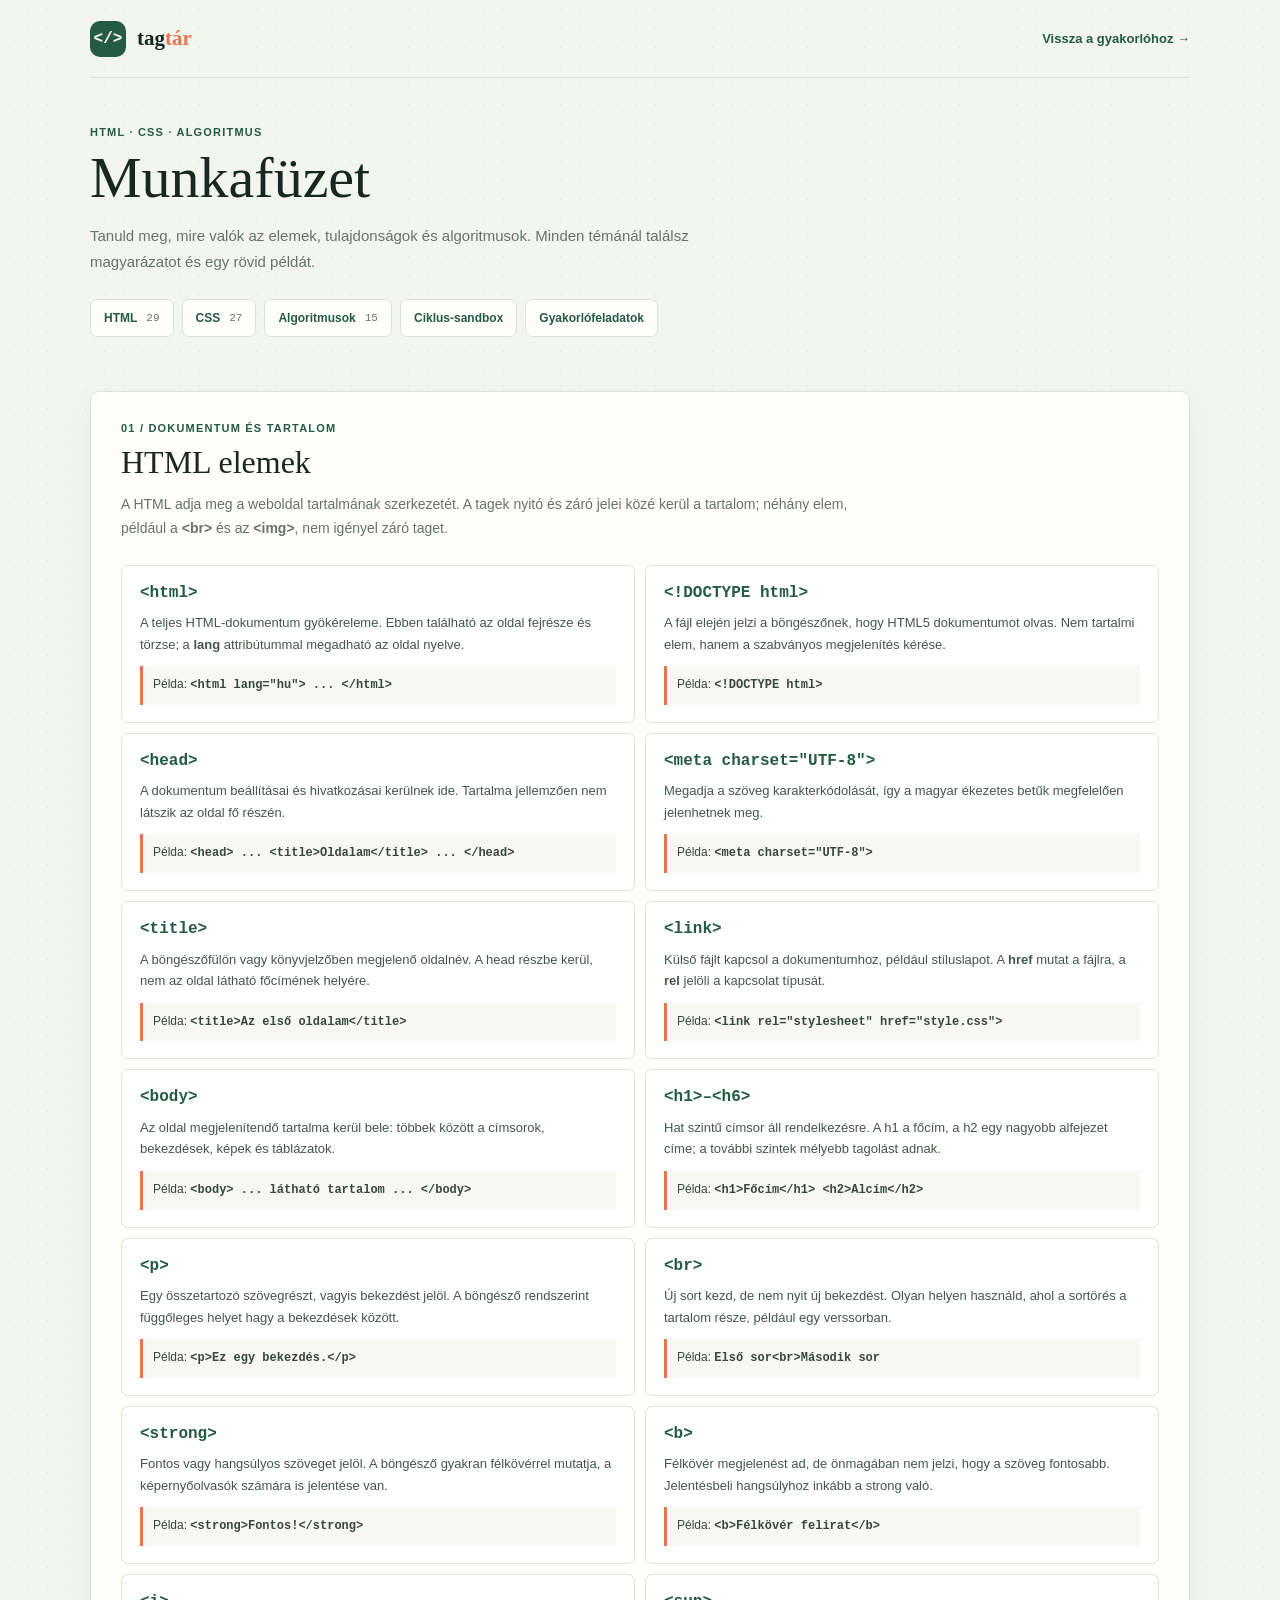
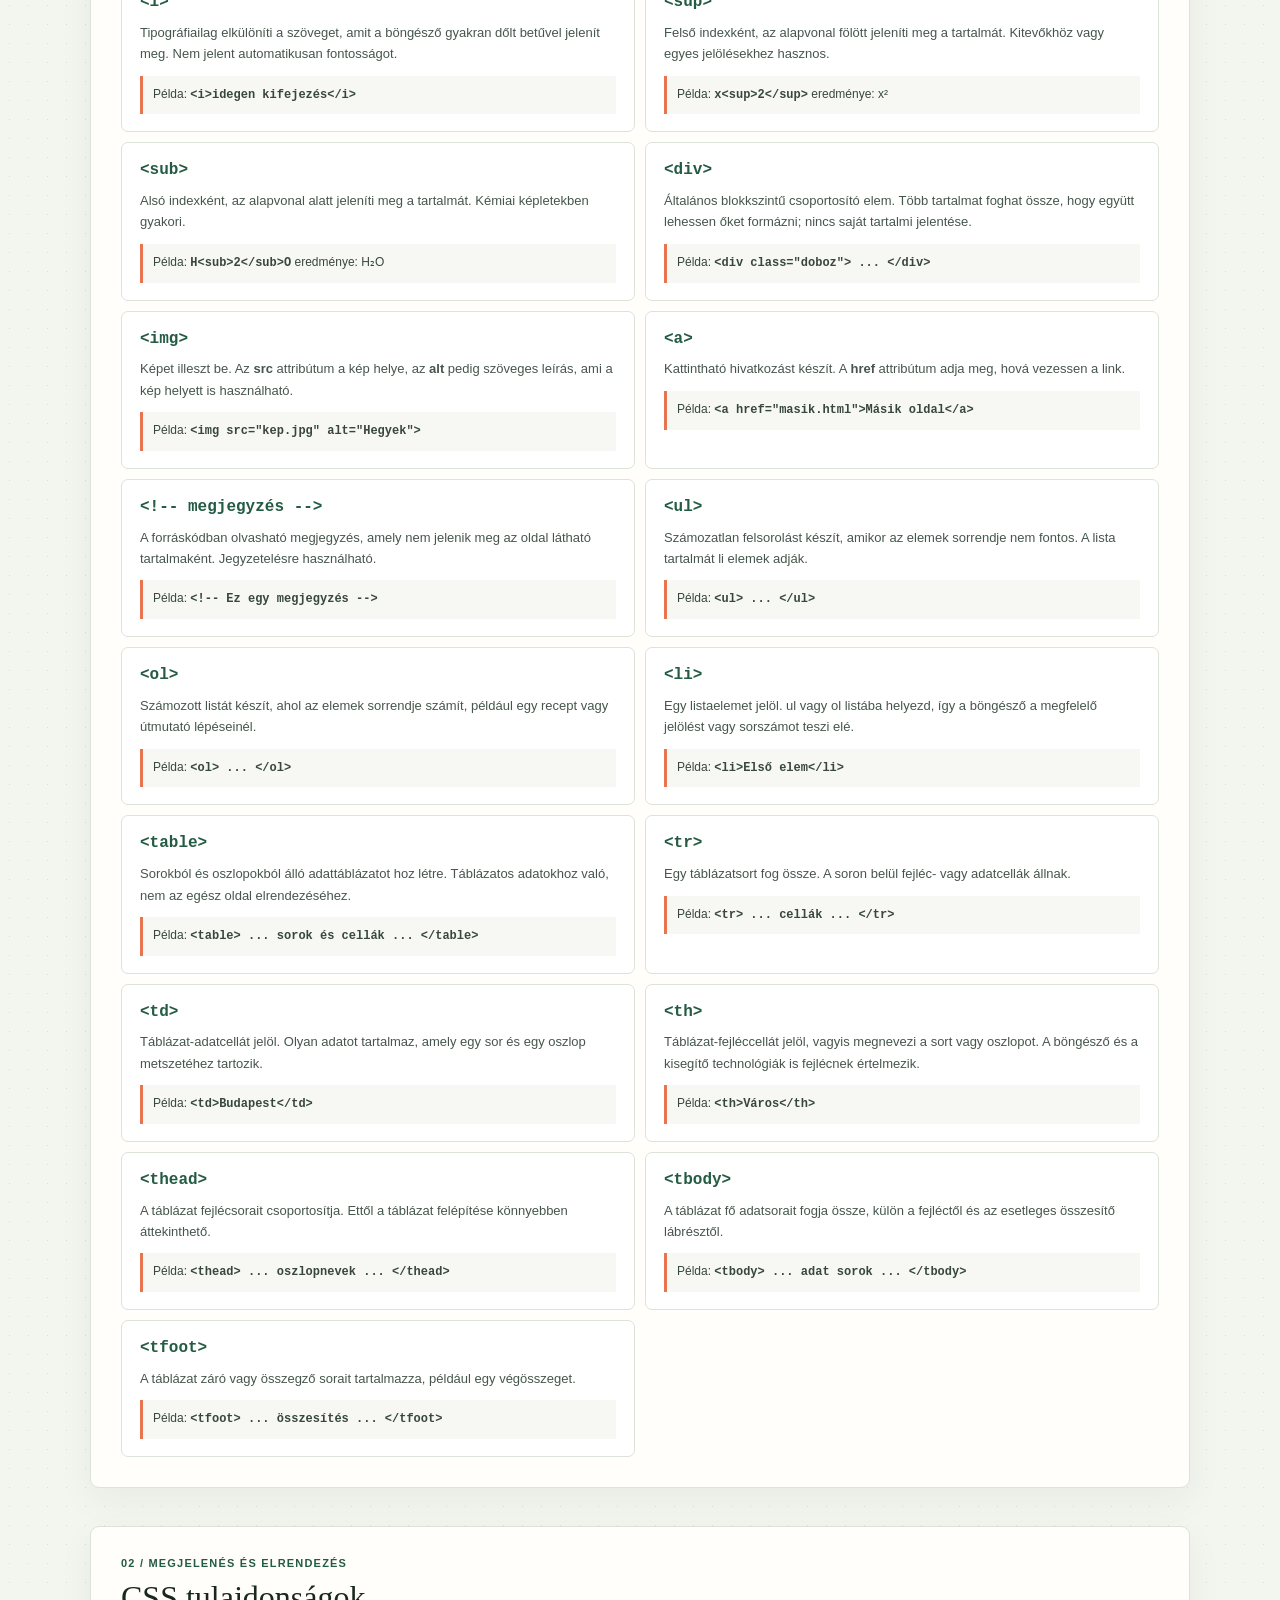
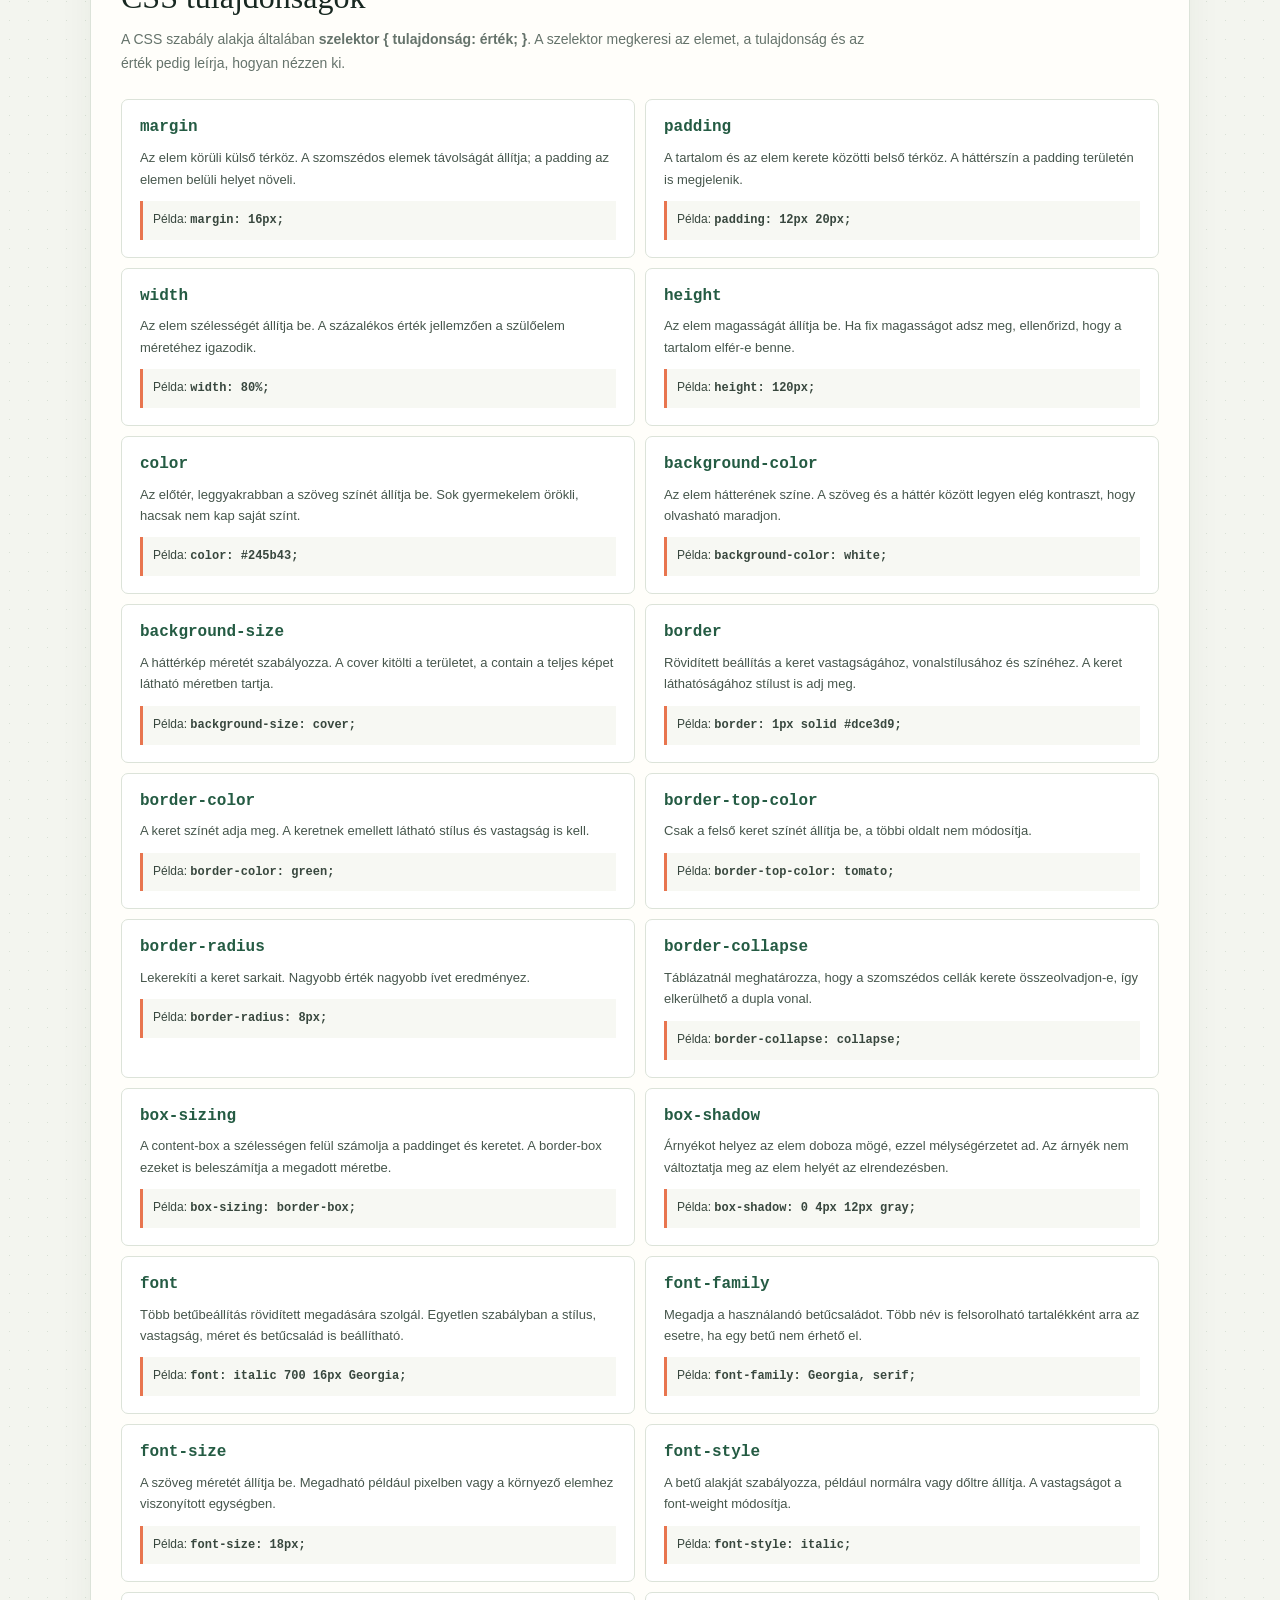
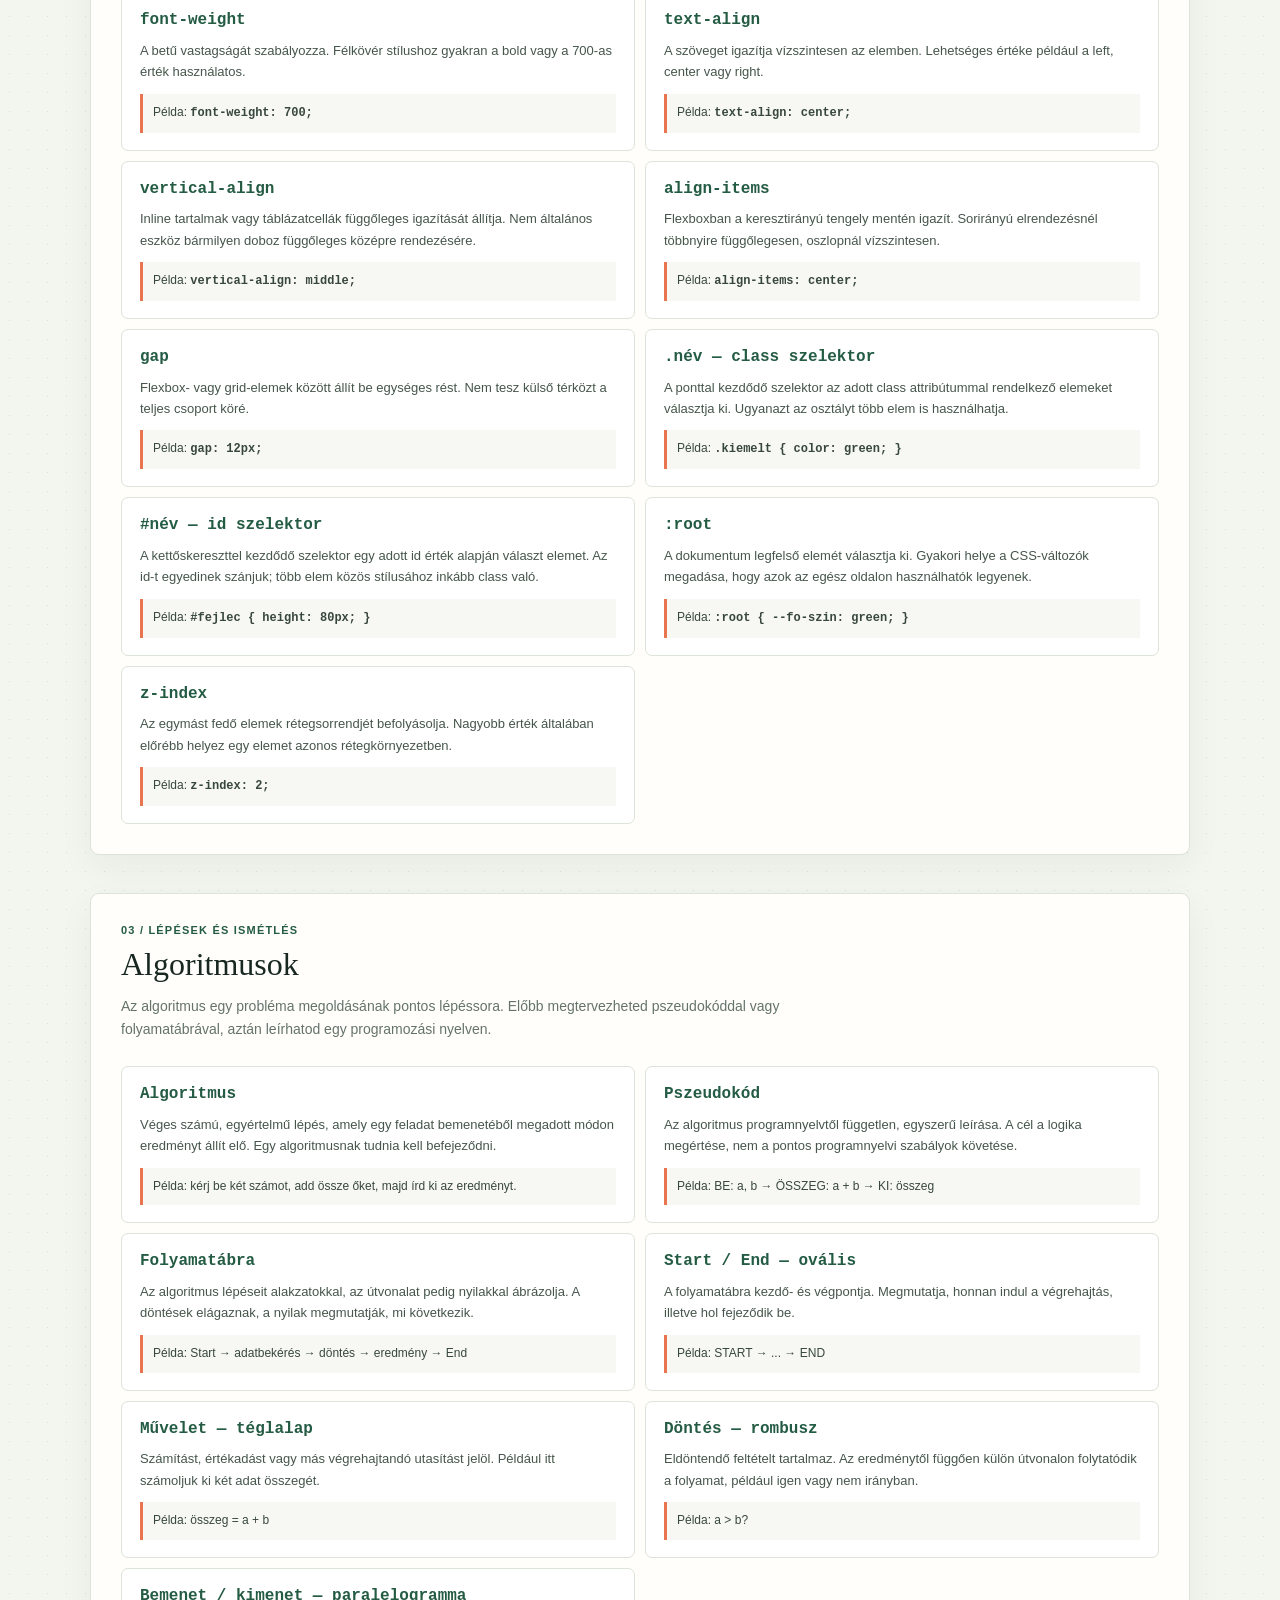
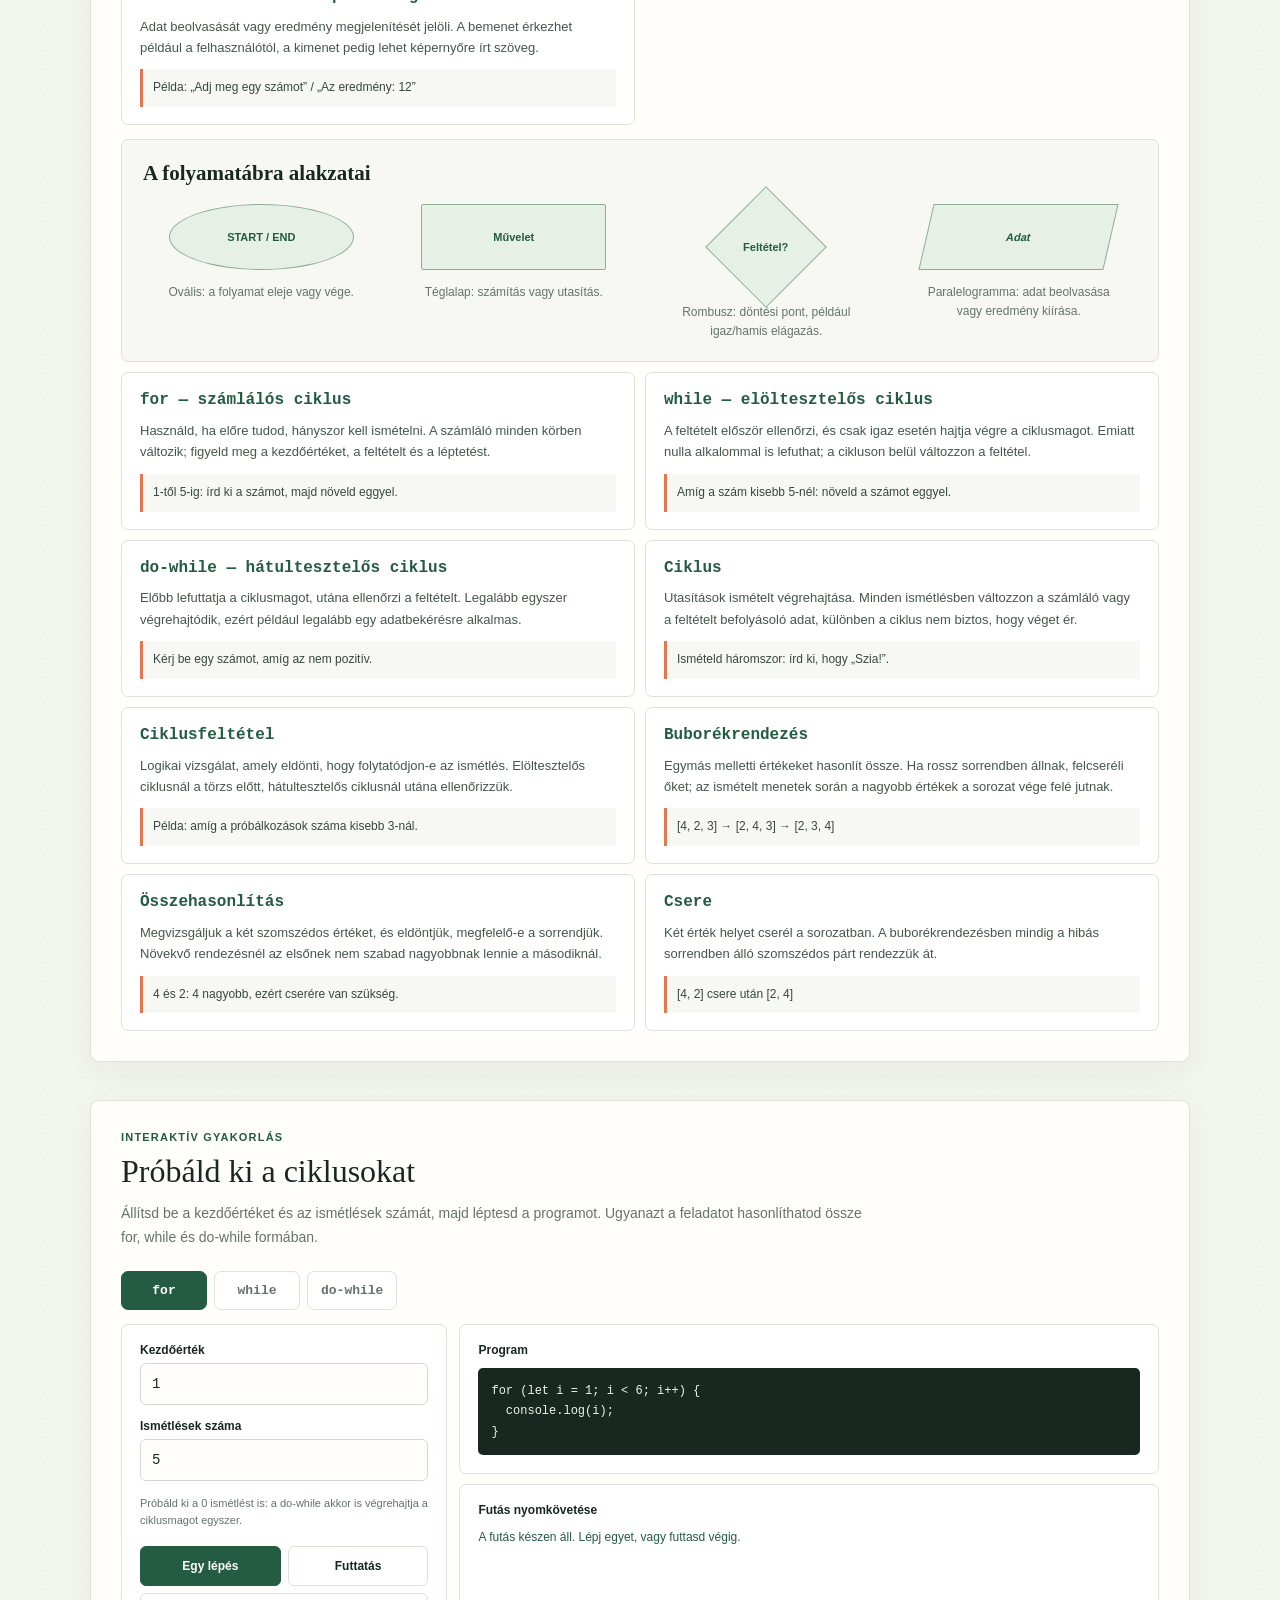
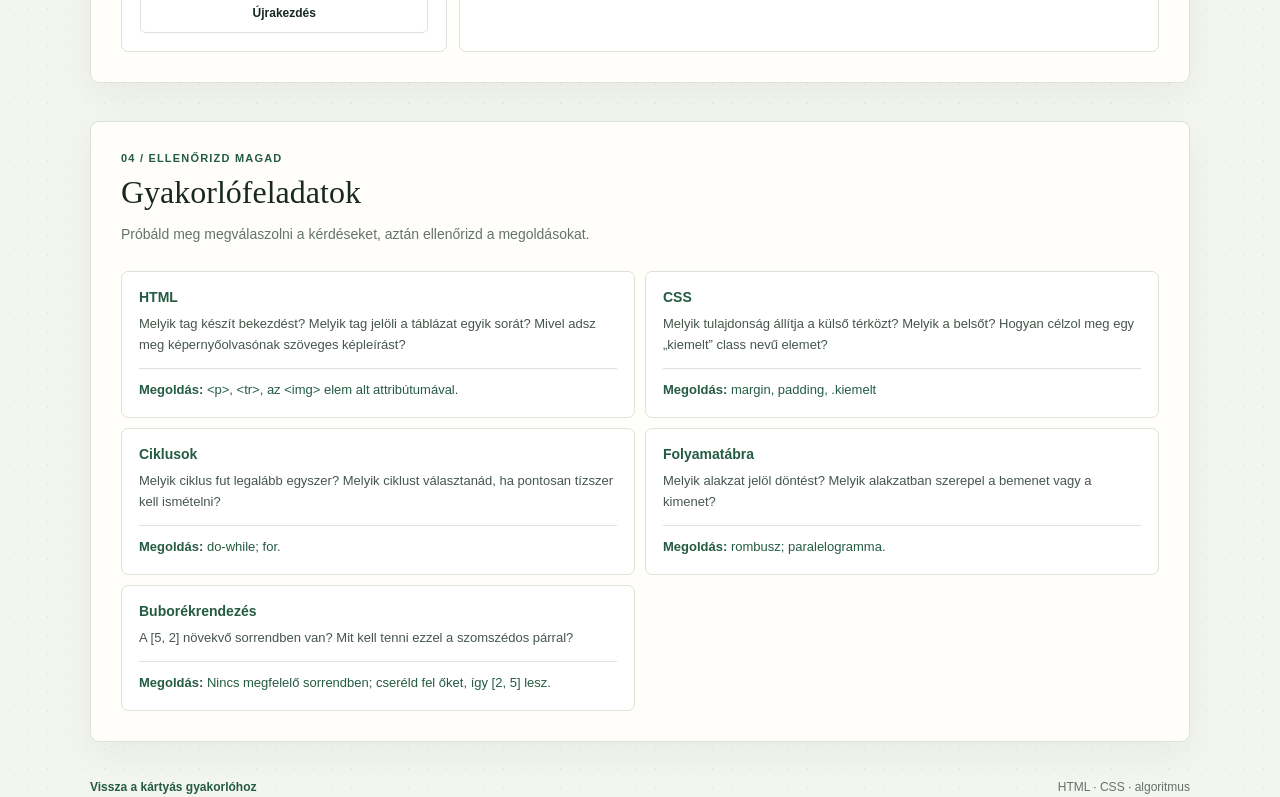
<file: munkafuzet.html>
<!doctype html>
<html lang="hu">
<head>
  <meta charset="UTF-8">
  <meta name="viewport" content="width=device-width, initial-scale=1.0">
  <meta name="theme-color" content="#f3f5ef">
  <title>Munkafüzet — HTML, CSS és algoritmusok</title>
  <link rel="stylesheet" href="munkafuzet.css">
</head>
<body>
  <div class="page-shell">
    <div class="topbar">
      <a class="brand" href="index.html"><span class="brand-mark">&lt;/&gt;</span><span>tag<b>tár</b></span></a>
      <a class="back-link" href="index.html">Vissza a gyakorlóhoz <span aria-hidden="true">→</span></a>
    </div>

    <div class="hero">
      <p class="eyebrow">HTML · CSS · algoritmus</p>
      <h1>Munkafüzet</h1>
      <p class="lead">Tanuld meg, mire valók az elemek, tulajdonságok és algoritmusok. Minden témánál találsz magyarázatot és egy rövid példát.</p>
      <div class="topic-tabs" aria-label="Témakörök">
        <a href="#html">HTML <span>29</span></a>
        <a href="#css">CSS <span>27</span></a>
        <a href="#algoritmus">Algoritmusok <span>15</span></a>
        <a href="#sandbox">Ciklus-sandbox</a>
        <a href="#feladatok">Gyakorlófeladatok</a>
      </div>
    </div>

    <div class="workbook-section" id="html">
      <div class="section-heading">
        <p class="eyebrow">01 / dokumentum és tartalom</p>
        <h2>HTML elemek</h2>
        <p>A HTML adja meg a weboldal tartalmának szerkezetét. A tagek nyitó és záró jelei közé kerül a tartalom; néhány elem, például a <b>&lt;br&gt;</b> és az <b>&lt;img&gt;</b>, nem igényel záró taget.</p>
      </div>
      <div class="lesson-grid">
        <div class="lesson"><h3>&lt;html&gt;</h3><p>A teljes HTML-dokumentum gyökéreleme. Ebben található az oldal fejrésze és törzse; a <b>lang</b> attribútummal megadható az oldal nyelve.</p><p class="example">Példa: <b>&lt;html lang="hu"&gt; ... &lt;/html&gt;</b></p></div>
        <div class="lesson"><h3>&lt;!DOCTYPE html&gt;</h3><p>A fájl elején jelzi a böngészőnek, hogy HTML5 dokumentumot olvas. Nem tartalmi elem, hanem a szabványos megjelenítés kérése.</p><p class="example">Példa: <b>&lt;!DOCTYPE html&gt;</b></p></div>
        <div class="lesson"><h3>&lt;head&gt;</h3><p>A dokumentum beállításai és hivatkozásai kerülnek ide. Tartalma jellemzően nem látszik az oldal fő részén.</p><p class="example">Példa: <b>&lt;head&gt; ... &lt;title&gt;Oldalam&lt;/title&gt; ... &lt;/head&gt;</b></p></div>
        <div class="lesson"><h3>&lt;meta charset="UTF-8"&gt;</h3><p>Megadja a szöveg karakterkódolását, így a magyar ékezetes betűk megfelelően jelenhetnek meg.</p><p class="example">Példa: <b>&lt;meta charset="UTF-8"&gt;</b></p></div>
        <div class="lesson"><h3>&lt;title&gt;</h3><p>A böngészőfülön vagy könyvjelzőben megjelenő oldalnév. A head részbe kerül, nem az oldal látható főcímének helyére.</p><p class="example">Példa: <b>&lt;title&gt;Az első oldalam&lt;/title&gt;</b></p></div>
        <div class="lesson"><h3>&lt;link&gt;</h3><p>Külső fájlt kapcsol a dokumentumhoz, például stíluslapot. A <b>href</b> mutat a fájlra, a <b>rel</b> jelöli a kapcsolat típusát.</p><p class="example">Példa: <b>&lt;link rel="stylesheet" href="style.css"&gt;</b></p></div>
        <div class="lesson"><h3>&lt;body&gt;</h3><p>Az oldal megjelenítendő tartalma kerül bele: többek között a címsorok, bekezdések, képek és táblázatok.</p><p class="example">Példa: <b>&lt;body&gt; ... látható tartalom ... &lt;/body&gt;</b></p></div>
        <div class="lesson"><h3>&lt;h1&gt;–&lt;h6&gt;</h3><p>Hat szintű címsor áll rendelkezésre. A h1 a főcím, a h2 egy nagyobb alfejezet címe; a további szintek mélyebb tagolást adnak.</p><p class="example">Példa: <b>&lt;h1&gt;Főcím&lt;/h1&gt; &lt;h2&gt;Alcím&lt;/h2&gt;</b></p></div>
        <div class="lesson"><h3>&lt;p&gt;</h3><p>Egy összetartozó szövegrészt, vagyis bekezdést jelöl. A böngésző rendszerint függőleges helyet hagy a bekezdések között.</p><p class="example">Példa: <b>&lt;p&gt;Ez egy bekezdés.&lt;/p&gt;</b></p></div>
        <div class="lesson"><h3>&lt;br&gt;</h3><p>Új sort kezd, de nem nyit új bekezdést. Olyan helyen használd, ahol a sortörés a tartalom része, például egy verssorban.</p><p class="example">Példa: <b>Első sor&lt;br&gt;Második sor</b></p></div>
        <div class="lesson"><h3>&lt;strong&gt;</h3><p>Fontos vagy hangsúlyos szöveget jelöl. A böngésző gyakran félkövérrel mutatja, a képernyőolvasók számára is jelentése van.</p><p class="example">Példa: <b>&lt;strong&gt;Fontos!&lt;/strong&gt;</b></p></div>
        <div class="lesson"><h3>&lt;b&gt;</h3><p>Félkövér megjelenést ad, de önmagában nem jelzi, hogy a szöveg fontosabb. Jelentésbeli hangsúlyhoz inkább a strong való.</p><p class="example">Példa: <b>&lt;b&gt;Félkövér felirat&lt;/b&gt;</b></p></div>
        <div class="lesson"><h3>&lt;i&gt;</h3><p>Tipográfiailag elkülöníti a szöveget, amit a böngésző gyakran dőlt betűvel jelenít meg. Nem jelent automatikusan fontosságot.</p><p class="example">Példa: <b>&lt;i&gt;idegen kifejezés&lt;/i&gt;</b></p></div>
        <div class="lesson"><h3>&lt;sup&gt;</h3><p>Felső indexként, az alapvonal fölött jeleníti meg a tartalmát. Kitevőkhöz vagy egyes jelölésekhez hasznos.</p><p class="example">Példa: <b>x&lt;sup&gt;2&lt;/sup&gt;</b> eredménye: x²</p></div>
        <div class="lesson"><h3>&lt;sub&gt;</h3><p>Alsó indexként, az alapvonal alatt jeleníti meg a tartalmát. Kémiai képletekben gyakori.</p><p class="example">Példa: <b>H&lt;sub&gt;2&lt;/sub&gt;O</b> eredménye: H₂O</p></div>
        <div class="lesson"><h3>&lt;div&gt;</h3><p>Általános blokkszintű csoportosító elem. Több tartalmat foghat össze, hogy együtt lehessen őket formázni; nincs saját tartalmi jelentése.</p><p class="example">Példa: <b>&lt;div class="doboz"&gt; ... &lt;/div&gt;</b></p></div>
        <div class="lesson"><h3>&lt;img&gt;</h3><p>Képet illeszt be. Az <b>src</b> attribútum a kép helye, az <b>alt</b> pedig szöveges leírás, ami a kép helyett is használható.</p><p class="example">Példa: <b>&lt;img src="kep.jpg" alt="Hegyek"&gt;</b></p></div>
        <div class="lesson"><h3>&lt;a&gt;</h3><p>Kattintható hivatkozást készít. A <b>href</b> attribútum adja meg, hová vezessen a link.</p><p class="example">Példa: <b>&lt;a href="masik.html"&gt;Másik oldal&lt;/a&gt;</b></p></div>
        <div class="lesson"><h3>&lt;!-- megjegyzés --&gt;</h3><p>A forráskódban olvasható megjegyzés, amely nem jelenik meg az oldal látható tartalmaként. Jegyzetelésre használható.</p><p class="example">Példa: <b>&lt;!-- Ez egy megjegyzés --&gt;</b></p></div>
        <div class="lesson"><h3>&lt;ul&gt;</h3><p>Számozatlan felsorolást készít, amikor az elemek sorrendje nem fontos. A lista tartalmát li elemek adják.</p><p class="example">Példa: <b>&lt;ul&gt; ... &lt;/ul&gt;</b></p></div>
        <div class="lesson"><h3>&lt;ol&gt;</h3><p>Számozott listát készít, ahol az elemek sorrendje számít, például egy recept vagy útmutató lépéseinél.</p><p class="example">Példa: <b>&lt;ol&gt; ... &lt;/ol&gt;</b></p></div>
        <div class="lesson"><h3>&lt;li&gt;</h3><p>Egy listaelemet jelöl. ul vagy ol listába helyezd, így a böngésző a megfelelő jelölést vagy sorszámot teszi elé.</p><p class="example">Példa: <b>&lt;li&gt;Első elem&lt;/li&gt;</b></p></div>
        <div class="lesson"><h3>&lt;table&gt;</h3><p>Sorokból és oszlopokból álló adattáblázatot hoz létre. Táblázatos adatokhoz való, nem az egész oldal elrendezéséhez.</p><p class="example">Példa: <b>&lt;table&gt; ... sorok és cellák ... &lt;/table&gt;</b></p></div>
        <div class="lesson"><h3>&lt;tr&gt;</h3><p>Egy táblázatsort fog össze. A soron belül fejléc- vagy adatcellák állnak.</p><p class="example">Példa: <b>&lt;tr&gt; ... cellák ... &lt;/tr&gt;</b></p></div>
        <div class="lesson"><h3>&lt;td&gt;</h3><p>Táblázat-adatcellát jelöl. Olyan adatot tartalmaz, amely egy sor és egy oszlop metszetéhez tartozik.</p><p class="example">Példa: <b>&lt;td&gt;Budapest&lt;/td&gt;</b></p></div>
        <div class="lesson"><h3>&lt;th&gt;</h3><p>Táblázat-fejléccellát jelöl, vagyis megnevezi a sort vagy oszlopot. A böngésző és a kisegítő technológiák is fejlécnek értelmezik.</p><p class="example">Példa: <b>&lt;th&gt;Város&lt;/th&gt;</b></p></div>
        <div class="lesson"><h3>&lt;thead&gt;</h3><p>A táblázat fejlécsorait csoportosítja. Ettől a táblázat felépítése könnyebben áttekinthető.</p><p class="example">Példa: <b>&lt;thead&gt; ... oszlopnevek ... &lt;/thead&gt;</b></p></div>
        <div class="lesson"><h3>&lt;tbody&gt;</h3><p>A táblázat fő adatsorait fogja össze, külön a fejléctől és az esetleges összesítő lábrésztől.</p><p class="example">Példa: <b>&lt;tbody&gt; ... adat sorok ... &lt;/tbody&gt;</b></p></div>
        <div class="lesson"><h3>&lt;tfoot&gt;</h3><p>A táblázat záró vagy összegző sorait tartalmazza, például egy végösszeget.</p><p class="example">Példa: <b>&lt;tfoot&gt; ... összesítés ... &lt;/tfoot&gt;</b></p></div>
      </div>
    </div>

    <div class="workbook-section" id="css">
      <div class="section-heading">
        <p class="eyebrow">02 / megjelenés és elrendezés</p>
        <h2>CSS tulajdonságok</h2>
        <p>A CSS szabály alakja általában <b>szelektor { tulajdonság: érték; }</b>. A szelektor megkeresi az elemet, a tulajdonság és az érték pedig leírja, hogyan nézzen ki.</p>
      </div>
      <div class="lesson-grid">
        <div class="lesson"><h3>margin</h3><p>Az elem körüli külső térköz. A szomszédos elemek távolságát állítja; a padding az elemen belüli helyet növeli.</p><p class="example">Példa: <b>margin: 16px;</b></p></div>
        <div class="lesson"><h3>padding</h3><p>A tartalom és az elem kerete közötti belső térköz. A háttérszín a padding területén is megjelenik.</p><p class="example">Példa: <b>padding: 12px 20px;</b></p></div>
        <div class="lesson"><h3>width</h3><p>Az elem szélességét állítja be. A százalékos érték jellemzően a szülőelem méretéhez igazodik.</p><p class="example">Példa: <b>width: 80%;</b></p></div>
        <div class="lesson"><h3>height</h3><p>Az elem magasságát állítja be. Ha fix magasságot adsz meg, ellenőrizd, hogy a tartalom elfér-e benne.</p><p class="example">Példa: <b>height: 120px;</b></p></div>
        <div class="lesson"><h3>color</h3><p>Az előtér, leggyakrabban a szöveg színét állítja be. Sok gyermekelem örökli, hacsak nem kap saját színt.</p><p class="example">Példa: <b>color: #245b43;</b></p></div>
        <div class="lesson"><h3>background-color</h3><p>Az elem hátterének színe. A szöveg és a háttér között legyen elég kontraszt, hogy olvasható maradjon.</p><p class="example">Példa: <b>background-color: white;</b></p></div>
        <div class="lesson"><h3>background-size</h3><p>A háttérkép méretét szabályozza. A cover kitölti a területet, a contain a teljes képet látható méretben tartja.</p><p class="example">Példa: <b>background-size: cover;</b></p></div>
        <div class="lesson"><h3>border</h3><p>Rövidített beállítás a keret vastagságához, vonalstílusához és színéhez. A keret láthatóságához stílust is adj meg.</p><p class="example">Példa: <b>border: 1px solid #dce3d9;</b></p></div>
        <div class="lesson"><h3>border-color</h3><p>A keret színét adja meg. A keretnek emellett látható stílus és vastagság is kell.</p><p class="example">Példa: <b>border-color: green;</b></p></div>
        <div class="lesson"><h3>border-top-color</h3><p>Csak a felső keret színét állítja be, a többi oldalt nem módosítja.</p><p class="example">Példa: <b>border-top-color: tomato;</b></p></div>
        <div class="lesson"><h3>border-radius</h3><p>Lekerekíti a keret sarkait. Nagyobb érték nagyobb ívet eredményez.</p><p class="example">Példa: <b>border-radius: 8px;</b></p></div>
        <div class="lesson"><h3>border-collapse</h3><p>Táblázatnál meghatározza, hogy a szomszédos cellák kerete összeolvadjon-e, így elkerülhető a dupla vonal.</p><p class="example">Példa: <b>border-collapse: collapse;</b></p></div>
        <div class="lesson"><h3>box-sizing</h3><p>A content-box a szélességen felül számolja a paddinget és keretet. A border-box ezeket is beleszámítja a megadott méretbe.</p><p class="example">Példa: <b>box-sizing: border-box;</b></p></div>
        <div class="lesson"><h3>box-shadow</h3><p>Árnyékot helyez az elem doboza mögé, ezzel mélységérzetet ad. Az árnyék nem változtatja meg az elem helyét az elrendezésben.</p><p class="example">Példa: <b>box-shadow: 0 4px 12px gray;</b></p></div>
        <div class="lesson"><h3>font</h3><p>Több betűbeállítás rövidített megadására szolgál. Egyetlen szabályban a stílus, vastagság, méret és betűcsalád is beállítható.</p><p class="example">Példa: <b>font: italic 700 16px Georgia;</b></p></div>
        <div class="lesson"><h3>font-family</h3><p>Megadja a használandó betűcsaládot. Több név is felsorolható tartalékként arra az esetre, ha egy betű nem érhető el.</p><p class="example">Példa: <b>font-family: Georgia, serif;</b></p></div>
        <div class="lesson"><h3>font-size</h3><p>A szöveg méretét állítja be. Megadható például pixelben vagy a környező elemhez viszonyított egységben.</p><p class="example">Példa: <b>font-size: 18px;</b></p></div>
        <div class="lesson"><h3>font-style</h3><p>A betű alakját szabályozza, például normálra vagy dőltre állítja. A vastagságot a font-weight módosítja.</p><p class="example">Példa: <b>font-style: italic;</b></p></div>
        <div class="lesson"><h3>font-weight</h3><p>A betű vastagságát szabályozza. Félkövér stílushoz gyakran a bold vagy a 700-as érték használatos.</p><p class="example">Példa: <b>font-weight: 700;</b></p></div>
        <div class="lesson"><h3>text-align</h3><p>A szöveget igazítja vízszintesen az elemben. Lehetséges értéke például a left, center vagy right.</p><p class="example">Példa: <b>text-align: center;</b></p></div>
        <div class="lesson"><h3>vertical-align</h3><p>Inline tartalmak vagy táblázatcellák függőleges igazítását állítja. Nem általános eszköz bármilyen doboz függőleges középre rendezésére.</p><p class="example">Példa: <b>vertical-align: middle;</b></p></div>
        <div class="lesson"><h3>align-items</h3><p>Flexboxban a keresztirányú tengely mentén igazít. Sorirányú elrendezésnél többnyire függőlegesen, oszlopnál vízszintesen.</p><p class="example">Példa: <b>align-items: center;</b></p></div>
        <div class="lesson"><h3>gap</h3><p>Flexbox- vagy grid-elemek között állít be egységes rést. Nem tesz külső térközt a teljes csoport köré.</p><p class="example">Példa: <b>gap: 12px;</b></p></div>
        <div class="lesson"><h3>.név — class szelektor</h3><p>A ponttal kezdődő szelektor az adott class attribútummal rendelkező elemeket választja ki. Ugyanazt az osztályt több elem is használhatja.</p><p class="example">Példa: <b>.kiemelt { color: green; }</b></p></div>
        <div class="lesson"><h3>#név — id szelektor</h3><p>A kettőskereszttel kezdődő szelektor egy adott id érték alapján választ elemet. Az id-t egyedinek szánjuk; több elem közös stílusához inkább class való.</p><p class="example">Példa: <b>#fejlec { height: 80px; }</b></p></div>
        <div class="lesson"><h3>:root</h3><p>A dokumentum legfelső elemét választja ki. Gyakori helye a CSS-változók megadása, hogy azok az egész oldalon használhatók legyenek.</p><p class="example">Példa: <b>:root { --fo-szin: green; }</b></p></div>
        <div class="lesson"><h3>z-index</h3><p>Az egymást fedő elemek rétegsorrendjét befolyásolja. Nagyobb érték általában előrébb helyez egy elemet azonos rétegkörnyezetben.</p><p class="example">Példa: <b>z-index: 2;</b></p></div>
      </div>
    </div>

    <div class="workbook-section" id="algoritmus">
      <div class="section-heading">
        <p class="eyebrow">03 / lépések és ismétlés</p>
        <h2>Algoritmusok</h2>
        <p>Az algoritmus egy probléma megoldásának pontos lépéssora. Előbb megtervezheted pszeudokóddal vagy folyamatábrával, aztán leírhatod egy programozási nyelven.</p>
      </div>
      <div class="lesson-grid">
        <div class="lesson"><h3>Algoritmus</h3><p>Véges számú, egyértelmű lépés, amely egy feladat bemenetéből megadott módon eredményt állít elő. Egy algoritmusnak tudnia kell befejeződni.</p><p class="example">Példa: kérj be két számot, add össze őket, majd írd ki az eredményt.</p></div>
        <div class="lesson"><h3>Pszeudokód</h3><p>Az algoritmus programnyelvtől független, egyszerű leírása. A cél a logika megértése, nem a pontos programnyelvi szabályok követése.</p><p class="example">Példa: BE: a, b → ÖSSZEG: a + b → KI: összeg</p></div>
        <div class="lesson"><h3>Folyamatábra</h3><p>Az algoritmus lépéseit alakzatokkal, az útvonalat pedig nyilakkal ábrázolja. A döntések elágaznak, a nyilak megmutatják, mi következik.</p><p class="example">Példa: Start → adatbekérés → döntés → eredmény → End</p></div>
        <div class="lesson"><h3>Start / End — ovális</h3><p>A folyamatábra kezdő- és végpontja. Megmutatja, honnan indul a végrehajtás, illetve hol fejeződik be.</p><p class="example">Példa: START → ... → END</p></div>
        <div class="lesson"><h3>Művelet — téglalap</h3><p>Számítást, értékadást vagy más végrehajtandó utasítást jelöl. Például itt számoljuk ki két adat összegét.</p><p class="example">Példa: összeg = a + b</p></div>
        <div class="lesson"><h3>Döntés — rombusz</h3><p>Eldöntendő feltételt tartalmaz. Az eredménytől függően külön útvonalon folytatódik a folyamat, például igen vagy nem irányban.</p><p class="example">Példa: a &gt; b?</p></div>
        <div class="lesson"><h3>Bemenet / kimenet — paralelogramma</h3><p>Adat beolvasását vagy eredmény megjelenítését jelöli. A bemenet érkezhet például a felhasználótól, a kimenet pedig lehet képernyőre írt szöveg.</p><p class="example">Példa: „Adj meg egy számot” / „Az eredmény: 12”</p></div>
      </div>
      <div class="flowchart">
        <h3>A folyamatábra alakzatai</h3>
        <div class="shape-list">
          <div class="shape-row"><div class="flow-shape start-shape">START / END</div><p>Ovális: a folyamat eleje vagy vége.</p></div>
          <div class="shape-row"><div class="flow-shape process-shape">Művelet</div><p>Téglalap: számítás vagy utasítás.</p></div>
          <div class="shape-row"><div class="flow-shape decision-shape"><span>Feltétel?</span></div><p>Rombusz: döntési pont, például igaz/hamis elágazás.</p></div>
          <div class="shape-row"><div class="flow-shape input-shape">Adat</div><p>Paralelogramma: adat beolvasása vagy eredmény kiírása.</p></div>
        </div>
      </div>
      <div class="lesson-grid loop-grid">
        <div class="lesson"><h3>for — számlálós ciklus</h3><p>Használd, ha előre tudod, hányszor kell ismételni. A számláló minden körben változik; figyeld meg a kezdőértéket, a feltételt és a léptetést.</p><p class="example">1-től 5-ig: írd ki a számot, majd növeld eggyel.</p></div>
        <div class="lesson"><h3>while — elöltesztelős ciklus</h3><p>A feltételt először ellenőrzi, és csak igaz esetén hajtja végre a ciklusmagot. Emiatt nulla alkalommal is lefuthat; a cikluson belül változzon a feltétel.</p><p class="example">Amíg a szám kisebb 5-nél: növeld a számot eggyel.</p></div>
        <div class="lesson"><h3>do-while — hátultesztelős ciklus</h3><p>Előbb lefuttatja a ciklusmagot, utána ellenőrzi a feltételt. Legalább egyszer végrehajtódik, ezért például legalább egy adatbekérésre alkalmas.</p><p class="example">Kérj be egy számot, amíg az nem pozitív.</p></div>
        <div class="lesson"><h3>Ciklus</h3><p>Utasítások ismételt végrehajtása. Minden ismétlésben változzon a számláló vagy a feltételt befolyásoló adat, különben a ciklus nem biztos, hogy véget ér.</p><p class="example">Ismételd háromszor: írd ki, hogy „Szia!”.</p></div>
        <div class="lesson"><h3>Ciklusfeltétel</h3><p>Logikai vizsgálat, amely eldönti, hogy folytatódjon-e az ismétlés. Elöltesztelős ciklusnál a törzs előtt, hátultesztelős ciklusnál utána ellenőrizzük.</p><p class="example">Példa: amíg a próbálkozások száma kisebb 3-nál.</p></div>
        <div class="lesson"><h3>Buborékrendezés</h3><p>Egymás melletti értékeket hasonlít össze. Ha rossz sorrendben állnak, felcseréli őket; az ismételt menetek során a nagyobb értékek a sorozat vége felé jutnak.</p><p class="example">[4, 2, 3] → [2, 4, 3] → [2, 3, 4]</p></div>
        <div class="lesson"><h3>Összehasonlítás</h3><p>Megvizsgáljuk a két szomszédos értéket, és eldöntjük, megfelelő-e a sorrendjük. Növekvő rendezésnél az elsőnek nem szabad nagyobbnak lennie a másodiknál.</p><p class="example">4 és 2: 4 nagyobb, ezért cserére van szükség.</p></div>
        <div class="lesson"><h3>Csere</h3><p>Két érték helyet cserél a sorozatban. A buborékrendezésben mindig a hibás sorrendben álló szomszédos párt rendezzük át.</p><p class="example">[4, 2] csere után [2, 4]</p></div>
      </div>
    </div>

    <div class="workbook-section sandbox-section" id="sandbox">
      <div class="section-heading">
        <p class="eyebrow">Interaktív gyakorlás</p>
        <h2>Próbáld ki a ciklusokat</h2>
        <p>Állítsd be a kezdőértéket és az ismétlések számát, majd léptesd a programot. Ugyanazt a feladatot hasonlíthatod össze for, while és do-while formában.</p>
      </div>
      <div class="loop-tabs" role="group" aria-label="Ciklusforma">
        <button class="loop-tab" type="button" data-loop-mode="for" aria-pressed="true">for</button>
        <button class="loop-tab" type="button" data-loop-mode="while" aria-pressed="false">while</button>
        <button class="loop-tab" type="button" data-loop-mode="doWhile" aria-pressed="false">do-while</button>
      </div>
      <div class="sandbox-grid">
        <div class="sandbox-settings">
          <label for="loop-start">Kezdőérték</label>
          <input id="loop-start" type="number" min="0" max="20" value="1">
          <label for="loop-repetitions">Ismétlések száma</label>
          <input id="loop-repetitions" type="number" min="0" max="20" value="5">
          <p class="sandbox-note">Próbáld ki a 0 ismétlést is: a do-while akkor is végrehajtja a ciklusmagot egyszer.</p>
          <div class="sandbox-actions">
            <button class="sandbox-button primary" id="loop-step" type="button">Egy lépés</button>
            <button class="sandbox-button" id="loop-run" type="button">Futtatás</button>
            <button class="sandbox-button reset" id="loop-reset" type="button">Újrakezdés</button>
          </div>
        </div>
        <div class="sandbox-output">
          <div class="sandbox-pane">
            <h3>Program</h3>
            <pre><code id="loop-code"></code></pre>
          </div>
          <div class="sandbox-pane trace-pane">
            <h3>Futás nyomkövetése</h3>
            <p class="sandbox-status" id="loop-status" aria-live="polite"></p>
            <ol class="loop-trace" id="loop-trace" aria-label="A ciklus lépései"></ol>
          </div>
        </div>
      </div>
    </div>

    <div class="workbook-section practice-section" id="feladatok">
      <div class="section-heading">
        <p class="eyebrow">04 / ellenőrizd magad</p>
        <h2>Gyakorlófeladatok</h2>
        <p>Próbáld meg megválaszolni a kérdéseket, aztán ellenőrizd a megoldásokat.</p>
      </div>
      <div class="practice-grid">
        <div class="practice-card"><h3>HTML</h3><p>Melyik tag készít bekezdést? Melyik tag jelöli a táblázat egyik sorát? Mivel adsz meg képernyőolvasónak szöveges képleírást?</p><p class="answer"><b>Megoldás:</b> &lt;p&gt;, &lt;tr&gt;, az &lt;img&gt; elem alt attribútumával.</p></div>
        <div class="practice-card"><h3>CSS</h3><p>Melyik tulajdonság állítja a külső térközt? Melyik a belsőt? Hogyan célzol meg egy „kiemelt” class nevű elemet?</p><p class="answer"><b>Megoldás:</b> margin, padding, .kiemelt</p></div>
        <div class="practice-card"><h3>Ciklusok</h3><p>Melyik ciklus fut legalább egyszer? Melyik ciklust választanád, ha pontosan tízszer kell ismételni?</p><p class="answer"><b>Megoldás:</b> do-while; for.</p></div>
        <div class="practice-card"><h3>Folyamatábra</h3><p>Melyik alakzat jelöl döntést? Melyik alakzatban szerepel a bemenet vagy a kimenet?</p><p class="answer"><b>Megoldás:</b> rombusz; paralelogramma.</p></div>
        <div class="practice-card"><h3>Buborékrendezés</h3><p>A [5, 2] növekvő sorrendben van? Mit kell tenni ezzel a szomszédos párral?</p><p class="answer"><b>Megoldás:</b> Nincs megfelelő sorrendben; cseréld fel őket, így [2, 5] lesz.</p></div>
      </div>
    </div>

    <div class="footer"><a href="index.html">Vissza a kártyás gyakorlóhoz</a><span>HTML · CSS · algoritmus</span></div>
  </div>
  <script>
    const loopModeButtons = document.querySelectorAll(".loop-tab");
    const loopStartInput = document.getElementById("loop-start");
    const loopRepetitionsInput = document.getElementById("loop-repetitions");
    const loopCode = document.getElementById("loop-code");
    const loopStatus = document.getElementById("loop-status");
    const loopTrace = document.getElementById("loop-trace");
    const loopStepButton = document.getElementById("loop-step");
    const loopRunButton = document.getElementById("loop-run");
    let loopMode = "for";
    let loopRun = null;

    function loopSettings() {
      const start = Math.max(0, Math.min(20, Number.parseInt(loopStartInput.value, 10) || 0));
      const repetitions = Math.max(0, Math.min(20, Number.parseInt(loopRepetitionsInput.value, 10) || 0));
      loopStartInput.value = String(start);
      loopRepetitionsInput.value = String(repetitions);
      return { start, repetitions, end: start + repetitions };
    }

    function renderLoopCode() {
      const { start, end } = loopSettings();
      const examples = {
        for: `for (let i = ${start}; i < ${end}; i++) {\n  console.log(i);\n}`,
        while: `let i = ${start};\nwhile (i < ${end}) {\n  console.log(i);\n  i++;\n}`,
        doWhile: `let i = ${start};\ndo {\n  console.log(i);\n  i++;\n} while (i < ${end});`
      };
      loopCode.textContent = examples[loopMode];
    }

    function resetLoop() {
      const { start, repetitions, end } = loopSettings();
      loopRun = { value: start, repetitions, end, iteration: 0, output: [], finished: false };
      loopTrace.replaceChildren();
      renderLoopCode();
      if (loopMode !== "doWhile" && repetitions === 0) {
        loopRun.finished = true;
        loopStatus.textContent = "A feltétel már az első ellenőrzésnél hamis. A ciklusmag egyszer sem fut le.";
      } else if (loopMode === "doWhile" && repetitions === 0) {
        loopStatus.textContent = "A do-while a feltétel ellenőrzése előtt egyszer lefuttatja a ciklusmagot.";
      } else {
        loopStatus.textContent = "A futás készen áll. Lépj egyet, vagy futtasd végig.";
      }
      loopStepButton.disabled = loopRun.finished;
      loopRunButton.disabled = loopRun.finished;
    }

    function stepLoop() {
      if (loopRun.finished) return;
      const currentValue = loopRun.value;
      loopRun.output.push(currentValue);
      loopRun.iteration += 1;
      loopRun.value += 1;
      const conditionIsTrue = loopRun.value < loopRun.end;
      const row = document.createElement("li");
      row.className = "trace-step";
      const value = document.createElement("strong");
      value.textContent = `${loopRun.iteration}. kör · i = ${currentValue}`;
      const condition = document.createElement("span");
      condition.textContent = `${loopMode === "doWhile" ? "Ciklusmag után" : "Következő feltétel"}: ${conditionIsTrue ? "igaz, folytatódik" : "hamis, leáll"}`;
      row.append(value, condition);
      loopTrace.append(row);

      if (!conditionIsTrue) {
        loopRun.finished = true;
        loopStatus.textContent = `Vége. A kiírt értékek: ${loopRun.output.join(", ")}. Összesen ${loopRun.output.length} ismétlés.`;
      } else {
        loopStatus.textContent = `Következő érték: ${loopRun.value}. Eddig kiírva: ${loopRun.output.join(", ")}.`;
      }
      loopStepButton.disabled = loopRun.finished;
      loopRunButton.disabled = loopRun.finished;
    }

    loopModeButtons.forEach(button => {
      button.addEventListener("click", () => {
        loopMode = button.dataset.loopMode;
        loopModeButtons.forEach(tab => tab.setAttribute("aria-pressed", String(tab === button)));
        resetLoop();
      });
    });

    loopStartInput.addEventListener("change", resetLoop);
    loopRepetitionsInput.addEventListener("change", resetLoop);
    loopStepButton.addEventListener("click", stepLoop);
    loopRunButton.addEventListener("click", () => {
      while (!loopRun.finished) stepLoop();
    });
    document.getElementById("loop-reset").addEventListener("click", resetLoop);
    resetLoop();
  </script>
</body>
</html>
</file>
<file: munkafuzet.css>
:root {
  color-scheme: light;
  --ink: #182821;
  --muted: #65736b;
  --paper: #f3f5ef;
  --surface: #fffefa;
  --line: #dce3d9;
  --green: #245b43;
  --green-light: #e3eee5;
  --orange: #e8754f;
  box-sizing: border-box;
}

*, *::before, *::after { box-sizing: inherit; }

html { scroll-behavior: smooth; scroll-padding-top: 20px; }
body {
  min-width: 320px;
  margin: 0;
  color: var(--ink);
  background-color: var(--paper);
  background-image: radial-gradient(#d8e0d5 0.7px, transparent 0.7px);
  background-size: 19px 19px;
  font-family: "Trebuchet MS", "Segoe UI", sans-serif;
}

a { color: inherit; }
.page-shell { width: min(1100px, calc(100% - 48px)); margin: 0 auto; }
.topbar { display: flex; min-height: 78px; align-items: center; justify-content: space-between; border-bottom: 1px solid var(--line); }
.brand { display: flex; align-items: center; gap: 11px; color: var(--ink); font: 700 21px Georgia, "Times New Roman", serif; text-decoration: none; }
.brand b { color: var(--orange); }
.brand-mark { display: grid; width: 36px; height: 36px; place-items: center; border-radius: 10px; background: var(--green); color: white; font: 700 16px ui-monospace, monospace; }
.back-link { color: var(--green); font-size: 13px; font-weight: 700; text-decoration: none; }
.back-link:hover, .footer a:hover { text-decoration: underline; }
.hero { padding: 48px 0 34px; }
.eyebrow { margin: 0 0 10px; color: var(--green); font-size: 11px; font-weight: 800; letter-spacing: 1.2px; text-transform: uppercase; }
h1, h2, h3, p { letter-spacing: 0; }
h1 { margin: 0; font: 500 clamp(38px, 6vw, 58px)/1.02 Georgia, "Times New Roman", serif; }
.lead { max-width: 650px; margin: 16px 0 25px; color: var(--muted); font-size: 15px; line-height: 1.7; }
.topic-tabs { display: flex; flex-wrap: wrap; gap: 8px; }
.topic-tabs a { display: inline-flex; min-height: 38px; align-items: center; gap: 9px; padding: 0 13px; border: 1px solid var(--line); border-radius: 7px; background: var(--surface); color: var(--green); font-size: 12px; font-weight: 700; text-decoration: none; transition: background .15s, border-color .15s; }
.topic-tabs a:hover { border-color: #aac2ac; background: var(--green-light); }
.topic-tabs span { color: var(--muted); font: 11px ui-monospace, monospace; }
.workbook-section { margin: 20px 0 38px; padding: 30px; border: 1px solid var(--line); border-radius: 9px; background: var(--surface); box-shadow: 0 12px 36px rgba(33, 57, 43, .05); }
.section-heading { max-width: 760px; margin-bottom: 24px; }
h2 { margin: 0; font: 500 32px/1.15 Georgia, "Times New Roman", serif; }
.section-heading > p:last-child { margin: 12px 0 0; color: var(--muted); font-size: 14px; line-height: 1.7; }
.lesson-grid { display: grid; grid-template-columns: repeat(2, minmax(0, 1fr)); gap: 10px; }
.lesson { min-width: 0; padding: 17px 18px; border: 1px solid var(--line); border-radius: 7px; background: #fff; }
.lesson h3 { margin: 0 0 8px; color: var(--green); font: 700 16px/1.35 ui-monospace, Consolas, monospace; overflow-wrap: anywhere; }
.lesson p { margin: 0; color: #46564c; font-size: 13px; line-height: 1.65; }
.lesson .example { margin-top: 11px; padding: 9px 10px; border-left: 3px solid var(--orange); background: #f7f8f3; color: #38473e; font-size: 12px; overflow-wrap: anywhere; }
.lesson .example b { font-family: ui-monospace, Consolas, monospace; font-weight: 600; }
.flowchart { margin-top: 14px; padding: 21px; border: 1px solid var(--line); border-radius: 7px; background: #f7f8f3; }
.flowchart h3 { margin: 0 0 18px; font: 600 21px Georgia, "Times New Roman", serif; }
.shape-list { display: grid; grid-template-columns: repeat(4, minmax(0, 1fr)); gap: 16px; }
.shape-row { display: grid; align-content: start; justify-items: center; gap: 13px; }
.shape-row p { max-width: 200px; margin: 0; color: var(--muted); font-size: 12px; line-height: 1.55; text-align: center; }
.flow-shape { display: grid; width: 100%; max-width: 185px; height: 66px; place-items: center; background: #e7f0e7; color: var(--green); font-size: 11px; font-weight: 800; text-align: center; }
.start-shape { border: 1px solid #8eae94; border-radius: 50%; }
.process-shape { border: 1px solid #8eae94; border-radius: 2px; }
.decision-shape { width: 86px; height: 86px; transform: rotate(45deg); border: 1px solid #8eae94; }
.decision-shape span { transform: rotate(-45deg); }
.input-shape { transform: skew(-13deg); border: 1px solid #8eae94; }
.input-shape { padding: 0 12px; }
.loop-grid { margin-top: 10px; }
.sandbox-section { scroll-margin-top: 20px; }
.loop-tabs { display: flex; flex-wrap: wrap; gap: 7px; margin: -3px 0 14px; }
.loop-tab { min-width: 86px; min-height: 39px; padding: 0 13px; border: 1px solid var(--line); border-radius: 7px; background: #fff; color: var(--muted); cursor: pointer; font: 700 13px ui-monospace, Consolas, monospace; }
.loop-tab[aria-pressed="true"] { border-color: var(--green); background: var(--green); color: white; }
.sandbox-grid { display: grid; grid-template-columns: minmax(190px, .7fr) minmax(0, 1.5fr); gap: 12px; }
.sandbox-settings, .sandbox-pane { min-width: 0; padding: 18px; border: 1px solid var(--line); border-radius: 7px; background: #fff; }
.sandbox-settings { display: flex; flex-direction: column; align-items: stretch; }
.sandbox-settings label { margin: 0 0 6px; color: var(--ink); font-size: 12px; font-weight: 700; }
.sandbox-settings input { width: 100%; min-height: 42px; margin: 0 0 14px; padding: 0 11px; border: 1px solid #cfd9ce; border-radius: 6px; background: #fffefa; color: var(--ink); font: 14px ui-monospace, Consolas, monospace; }
.sandbox-settings input:focus { border-color: var(--green); outline: 2px solid #dceade; }
.sandbox-note { margin: 0 0 16px; color: var(--muted); font-size: 11px; line-height: 1.6; }
.sandbox-actions { display: grid; grid-template-columns: 1fr 1fr; gap: 7px; margin-top: auto; }
.sandbox-button { min-height: 40px; padding: 0 11px; border: 1px solid var(--line); border-radius: 6px; background: #fff; color: var(--ink); cursor: pointer; font-size: 12px; font-weight: 700; }
.sandbox-button:hover:not(:disabled) { border-color: #a8bfac; background: #f4f8f2; }
.sandbox-button.primary { border-color: var(--green); background: var(--green); color: white; }
.sandbox-button.primary:hover:not(:disabled) { background: #194831; }
.sandbox-button.reset { grid-column: 1 / -1; }
.sandbox-button:disabled { cursor: default; opacity: .55; }
.sandbox-output { display: grid; min-width: 0; grid-template-rows: auto 1fr; gap: 10px; }
.sandbox-pane h3 { margin: 0 0 11px; font: 700 12px "Trebuchet MS", "Segoe UI", sans-serif; }
.sandbox-pane pre { margin: 0; padding: 13px; overflow-x: auto; border-radius: 5px; background: #182821; color: #edf5ea; font: 12px/1.7 ui-monospace, Consolas, monospace; tab-size: 2; }
.sandbox-status { min-height: 20px; margin: 0 0 8px; color: var(--green); font-size: 12px; line-height: 1.5; }
.loop-trace { display: grid; max-height: 210px; gap: 6px; margin: 0; padding: 0 4px 0 24px; overflow-y: auto; }
.trace-step { padding: 9px 10px; border-left: 3px solid var(--orange); background: #f7f8f3; color: var(--ink); font-size: 12px; line-height: 1.5; }
.trace-step strong, .trace-step span { display: block; }
.trace-step span { margin-top: 2px; color: var(--muted); }
.practice-section { margin-bottom: 38px; }
.practice-grid { display: grid; grid-template-columns: repeat(2, minmax(0, 1fr)); gap: 10px; }
.practice-card { padding: 17px; border: 1px solid var(--line); border-radius: 7px; background: #fff; }
.practice-card h3 { margin: 0 0 8px; color: var(--green); font-size: 14px; }
.practice-card p { margin: 0; color: #46564c; font-size: 13px; line-height: 1.65; }
.practice-card .answer { margin-top: 12px; padding-top: 10px; border-top: 1px solid var(--line); color: var(--green); }
.footer { display: flex; align-items: center; justify-content: space-between; gap: 14px; padding: 0 0 32px; color: var(--muted); font-size: 12px; }
.footer a { color: var(--green); font-weight: 700; text-decoration: none; }

@media (max-width: 740px) {
  .page-shell { width: min(100% - 28px, 600px); }
  .hero { padding: 35px 0 25px; }
  .workbook-section { padding: 22px 17px; }
  .lesson-grid, .practice-grid { grid-template-columns: 1fr; }
  .shape-list { grid-template-columns: repeat(2, minmax(0, 1fr)); row-gap: 22px; }
  .sandbox-grid { grid-template-columns: 1fr; }
  .sandbox-settings { display: grid; grid-template-columns: 1fr 1fr; align-items: end; column-gap: 10px; }
  .sandbox-settings label { grid-row: 1; }
  .sandbox-settings label[for="loop-repetitions"] { grid-column: 2; }
  .sandbox-settings input { grid-row: 2; }
  .sandbox-settings #loop-repetitions { grid-column: 2; }
  .sandbox-note, .sandbox-actions { grid-column: 1 / -1; }
}

@media (max-width: 390px) {
  .page-shell { width: calc(100% - 20px); }
  .back-link { max-width: 145px; text-align: right; }
  .topic-tabs { display: grid; grid-template-columns: 1fr 1fr; }
  .topic-tabs a { justify-content: center; padding: 0 7px; font-size: 11px; }
  .workbook-section { padding: 19px 13px; }
  .shape-list { grid-template-columns: 1fr 1fr; gap: 12px 8px; }
  .flowchart { padding: 16px 11px; }
  .footer { align-items: flex-start; flex-direction: column; }
}

@media (prefers-reduced-motion: reduce) {
  *, *::before, *::after { scroll-behavior: auto !important; transition-duration: .01ms !important; }
}
</file>
